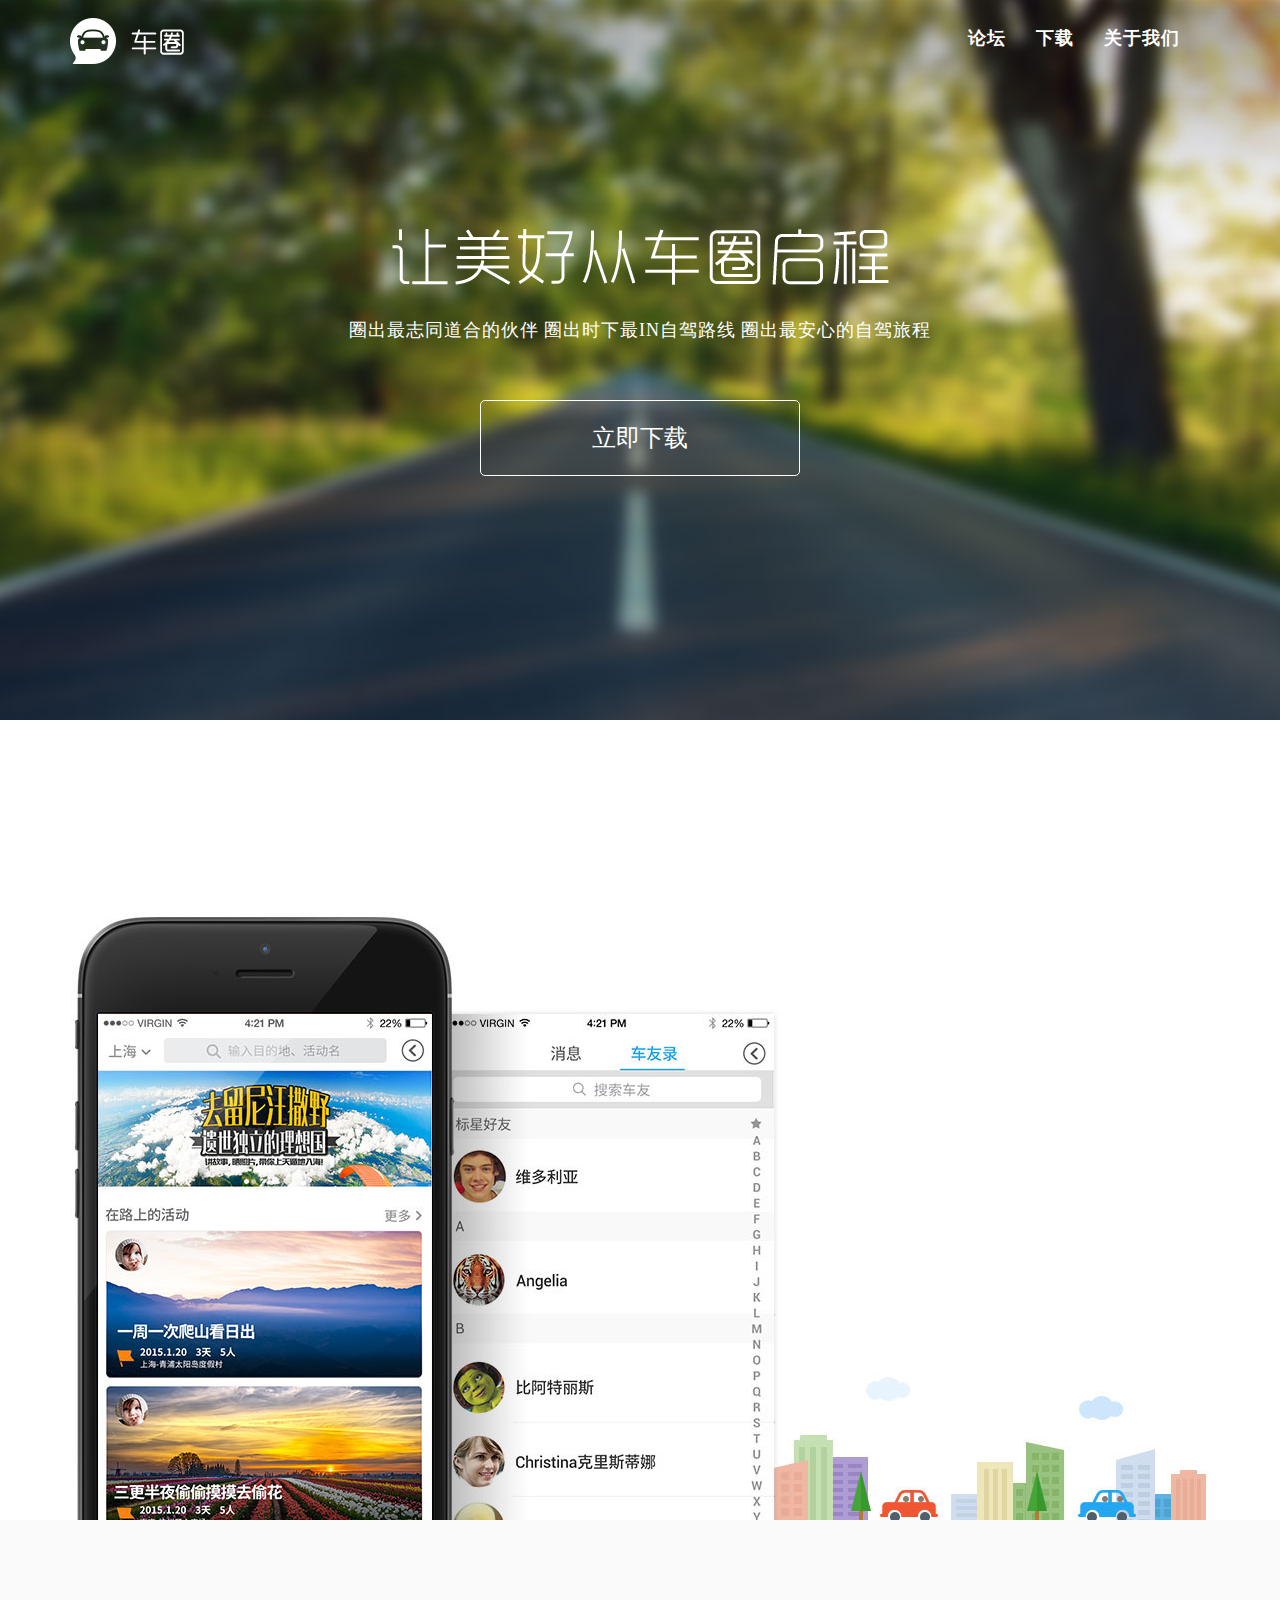
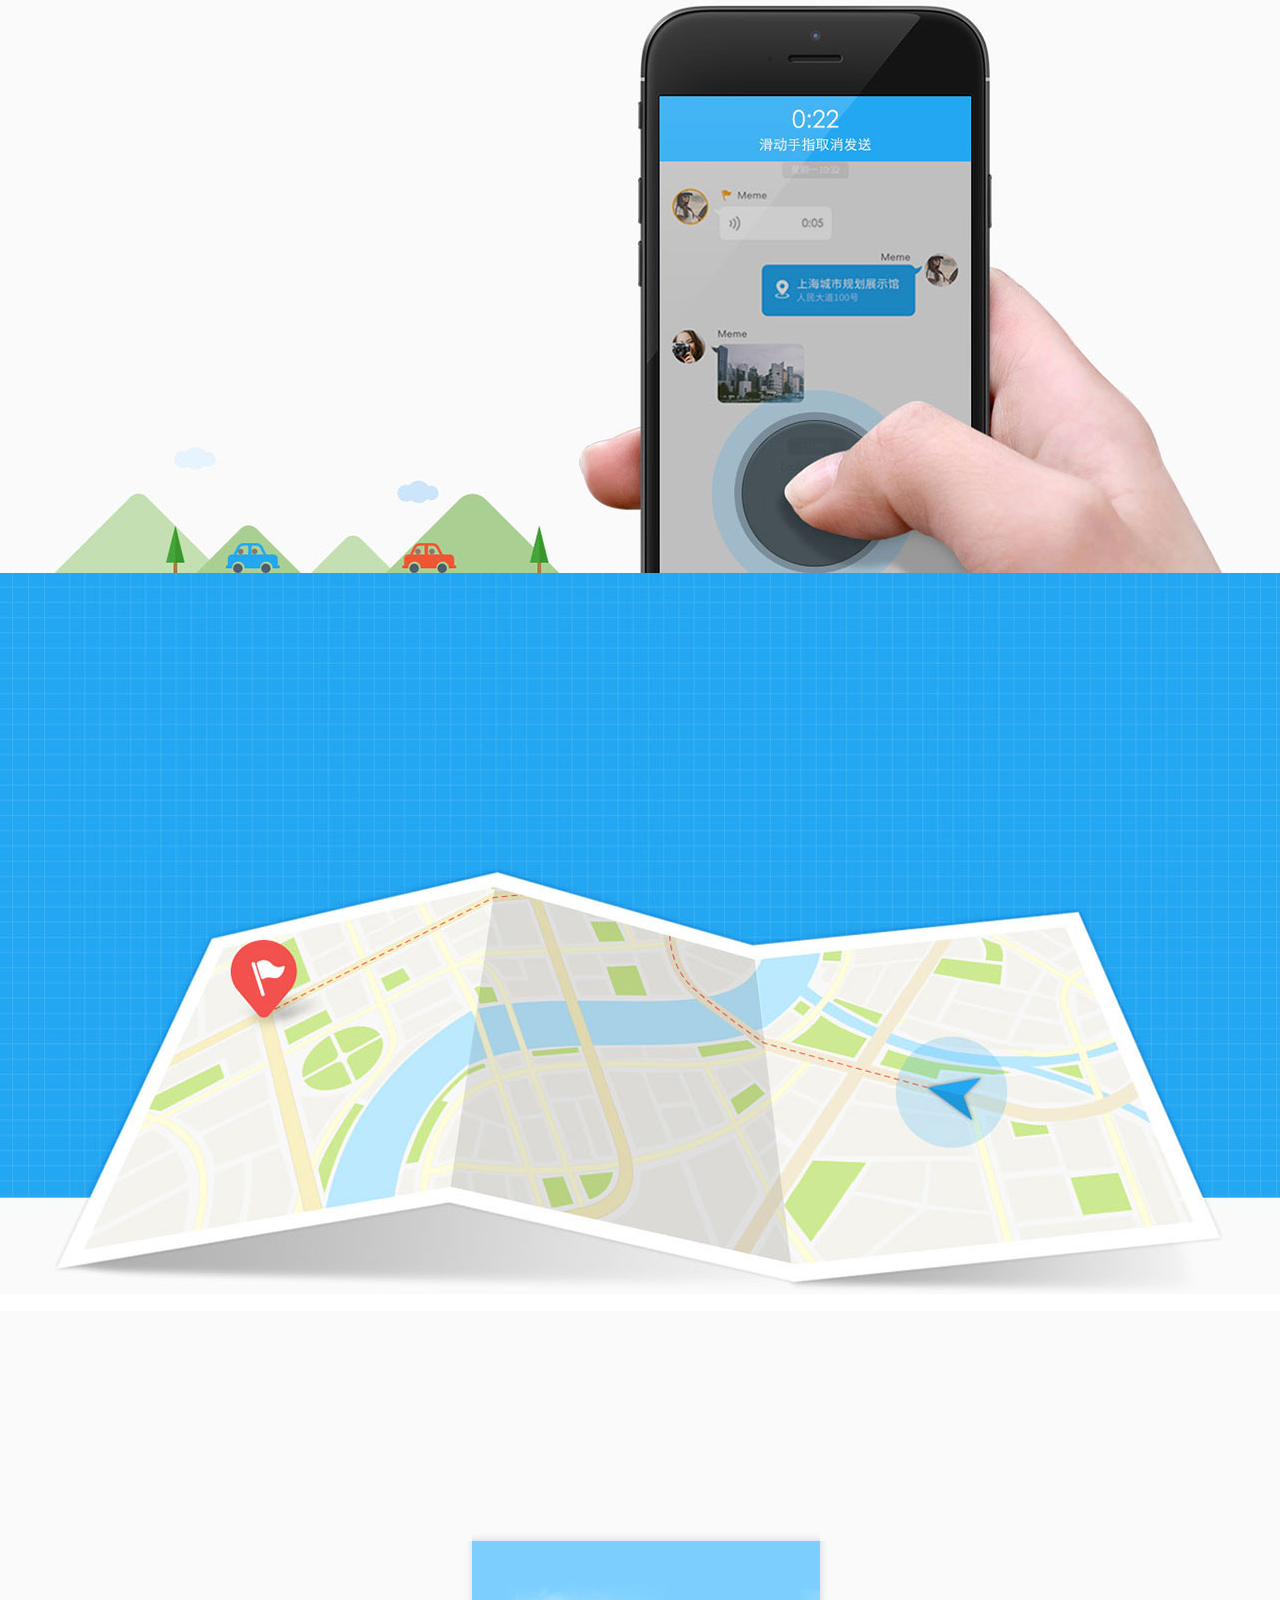
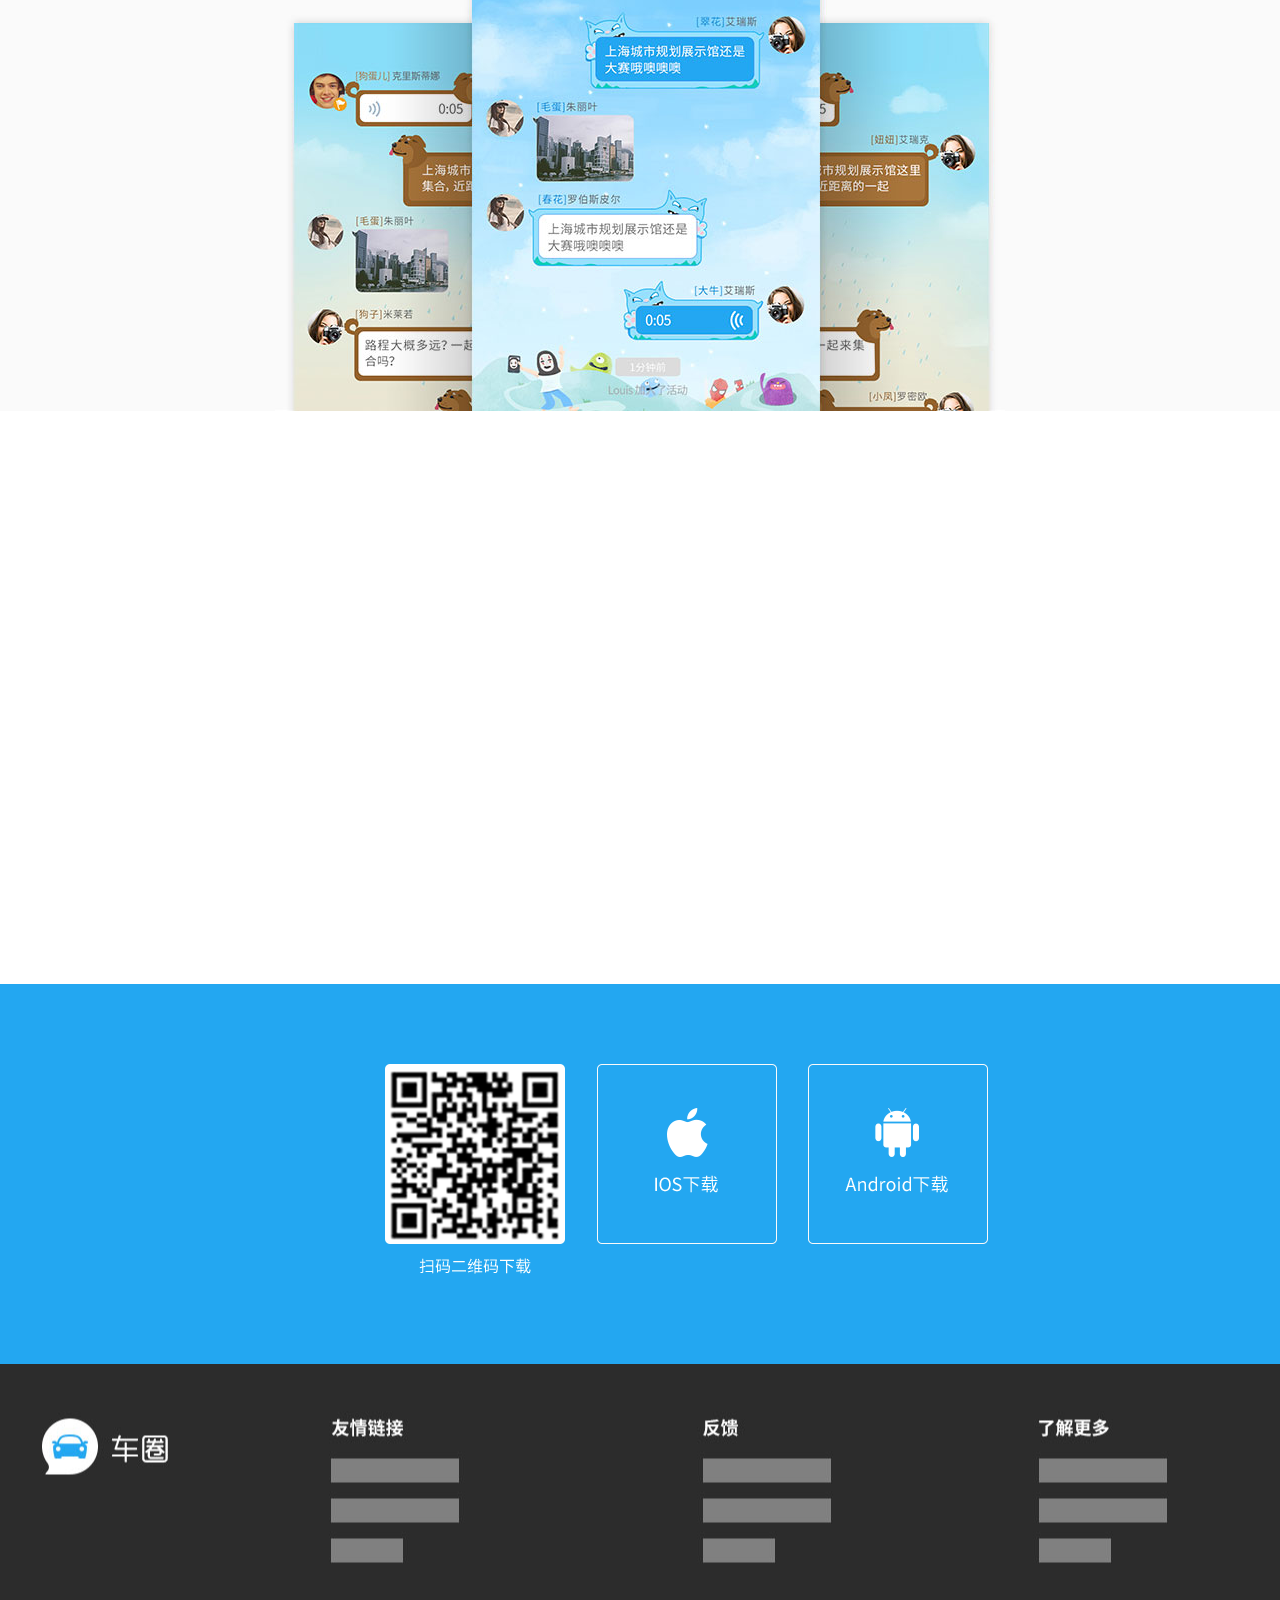
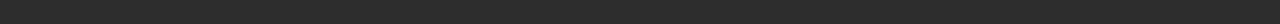
<file: html/index.html>
<!DOCTYPE html>
<html>

<head>
    <meta charset="utf-8">
    <meta name="viewport" content="width=device-width, initial-scale=1.0">
    <meta name="description" content="">
    <meta name="author" content="">

    <title>车圈</title>

    <!-- Bootstrap Core CSS -->
    <link href="css/bootstrap.min.css" rel="stylesheet" type="text/css">

    <!-- Fonts -->
    <link href="font-awesome/css/font-awesome.min.css" rel="stylesheet" type="text/css">
	<link href="css/animate.css" rel="stylesheet" />
    <!-- Squad theme CSS -->
    <link href="css/style.css" rel="stylesheet">
	<link href="color/default.css" rel="stylesheet">
        <!-- Core JavaScript Files -->
    <script src="js/jquery.min.js"></script>
    <script src="js/bootstrap.min.js"></script>
    <script src="js/jquery.easing.min.js"></script>	
	<script src="js/jquery.scrollTo.js"></script>
	<script src="js/wow.min.js"></script>
    <!-- Custom Theme JavaScript -->
    <script src="js/custom.js"></script>

</head>

<body id="page-top" data-spy="scroll" data-target=".navbar-custom">
	<!-- Preloader -->
	<div id="preloader">
	  <div id="load"></div>
	</div>

	<!-- Section: intro -->
    <section id="intro" class="intro">
        <nav class="navbar navbar-custom " role="navigation">
            <div class="container">
                <div class="navbar-header page-scroll">
                    <button type="button" class="navbar-toggle" data-toggle="collapse" data-target=".navbar-main-collapse">
                        <i class="fa fa-bars"></i>
                    </button>
                    <a class="navbar-brand" href="index.html">
                        <img src="img/logo.png">
                    </a>
                </div>
    
                <!-- Collect the nav links, forms, and other content for toggling -->
                <div class="collapse navbar-collapse navbar-right navbar-main-collapse">
          <ul class="nav navbar-nav">
            <li><a href="">论坛</a></li>
            <li><a href="">下载</a></li>
            <li><a href="team.html">关于我们</a></li>
          </ul>
                </div>
                <!-- /.navbar-collapse -->
            </div>
            <!-- /.container -->
        </nav>
		<div class="slogan">
			<h2><img src="img/slogan.png"></h2>
			<h4>圈出最志同道合的伙伴   圈出时下最IN自驾路线   圈出最安心的自驾旅程</h4>
		</div>
		<div class="page-scroll">
			<a href="#download" class="btn btn-circle">
				立即下载
			</a>
		</div>
    </section>
	<!-- /Section: intro -->

	<!-- Section: yuezijia -->
    <section id="yuezijia" class="home-section text-right">
		
        <div class="container">
            <div class="row">
                <div class="yuezijia">
                    <div class="wow fadeInRight" data-wow-delay="0.8s">
                        <div class="title title01">
                            <h1>约自驾</h1>
                            <p>自驾没人陪？赶紧约起来！</p>
                        </div>
                    </div>
                </div>
            </div>
		</div>
	</section>
	<!-- /Section: yuezijia -->
    
    
    <!-- Section: yuyin -->
    <section id="yuyin" class="home-section text-left">
		<div class="bg-gray">
        <div class="container">
            <div class="row">
                <div class="yuyin">
                    <div class="wow fadeInLeft" data-wow-delay="0.8s">
                        <div class="title title02">
                            <h1>语音对讲</h1>
                            <p>手机变身对讲机  实时沟通更安全</p>
                        </div>
                    </div>
                </div>
            </div>
		</div>
        </div>
	</section>
	<!-- /Section: yuyin -->
    
    
   <!-- Section: lingdui -->
   <section id="lingdui" class="home-section text-center">
		<div class="lingdui_bg"> 
        
        <div class="container">
            <div class="row">
                <div class="lingdui">
                    <div class="wow fadeInUp" data-wow-delay="0.8s">
                        <div class="title title03">
                            <h1>领导定位</h1>
                            <p>跟丢了？不怕，随时定位</p>
                        </div>
                    </div>
                </div>
            </div>
		</div>
        </div>
	</section>
	<!-- /Section: lingdui -->
    
    
   <!-- Section: huaming -->
   <section id="huaming" class="home-section text-center">
        <div class="bg-gray">
        <div class="container">
            <div class="row">
                <div class="huaming">
                    <div class="wow fadeInUp" data-wow-delay="0.8s">
                        <div class="title title04">
                            <h1>花名册</h1>
                            <p>拥有花名，抛开所有包袱！</p>
                        </div>
                    </div>
                </div>
            </div>
		</div>
        </div>
	</section>
	<!-- /Section: huaming -->
    
    
    <!-- Section: comment -->
   <section id="comment" class="comment text-center">
        
        <div class="container">
            <div class="row">
                <div class="col-sm-6 col-md-5 col-md-offset-1">
                    <div class="wow fadeInLeft" data-wow-delay="0.2s">
                    <div class="comment-box">
                        <div class="col-sm-6 col-md-3">
                            <div class="avatar">
                                <img src="img/avatar1.png" alt="" />
                            </div>
                        </div>
                        <div class="col-sm-6 col-md-9">    
                            <div class="text-left">
                                <h5>Miss兔兔</h5>
                                <p>想自驾进藏这个想法很久了，苦于身边没有经验的人。在车圈里结识了经验丰富的朋友，带领自驾超安心，成为我人生中美好的回忆。</p>
                            </div>
                        </div>
                        
                    </div>
                    </div>
                </div>
                
                <div class="col-sm-6 col-md-5">
                    <div class="wow fadeInRight" data-wow-delay="0.2s">
                    <div class="comment-box">
                        <div class="col-sm-6 col-md-3">
                            <div class="avatar">
                                <img src="img/avatar2.png" alt="" />
                            </div>
                        </div>
                        <div class="col-sm-6 col-md-9">    
                            <div class="text-left">
                                <h5>风不会为你停留</h5>
                                <p>自驾无非就是吃吃吃嘛！驾龄四年，喜欢动物和美景，志趣相投的小伙伴加我车圈一起计划！</p>
                            </div>
                        </div>
                        
                    </div>
                    </div>
                </div>
                
            </div>
            <div class="row">
                <div class="col-sm-6 col-md-5 col-md-offset-1">
                    <div class="wow fadeInLeft" data-wow-delay="0.2s">
                    <div class="comment-box">
                        <div class="col-sm-6 col-md-3">
                            <div class="avatar">
                                <img src="img/avatar3.png" alt="" />
                            </div>
                        </div>
                        <div class="col-sm-6 col-md-9">    
                            <div class="text-left">
                                <h5>非情勿扰</h5>
                                <p>自驾一直都用对讲机，但领队开的远就完全失联，老掉队！车圈里有个功能可以实时对讲，还支持随时定位的，以后也不用烦恼会跟丢了。</p>
                            </div>
                        </div>
                        
                    </div>
                    </div>
                </div>
                <div class="col-sm-6 col-md-5">
                    <div class="wow fadeInRight" data-wow-delay="0.2s">
                    <div class="comment-box">
                        <div class="col-sm-6 col-md-3">
                            <div class="avatar">
                                <img src="img/avatar4.png" alt="" />
                            </div>
                        </div>
                        <div class="col-sm-6 col-md-9">    
                            <div class="text-left">
                                <h5>风不会为你停留</h5>
                                <p>自驾无非就是吃吃吃嘛！驾龄四年，喜欢动物和美景，志趣相投的小伙伴加我车圈一起计划！</p>
                            </div>
                        </div>
                        
                    </div>
                    </div>
                </div>
            </div>
            
		</div>
	</section>
	<!-- /Section: comment -->
    
    
    <!-- Section: download -->
   <section id="download" class="download text-center">
   		<div class="container">
            <div class="col-md-7 col-md-offset-3">
                <div class="col-sm-4 col-md-4">
                	<div><img src="img/2code.png"></div>
                </div>
                <div class="col-sm-4 col-md-4">
                	<a class="ios" href=""></a>
                </div>
                <div class="col-sm-4 col-md-4">
                	<a class="android" href=""></a>
                </div>
            </div>
        </div>
	</section>
	<!-- /Section: download -->
	


	<footer>
	</footer>



</body>

</html>
</file>
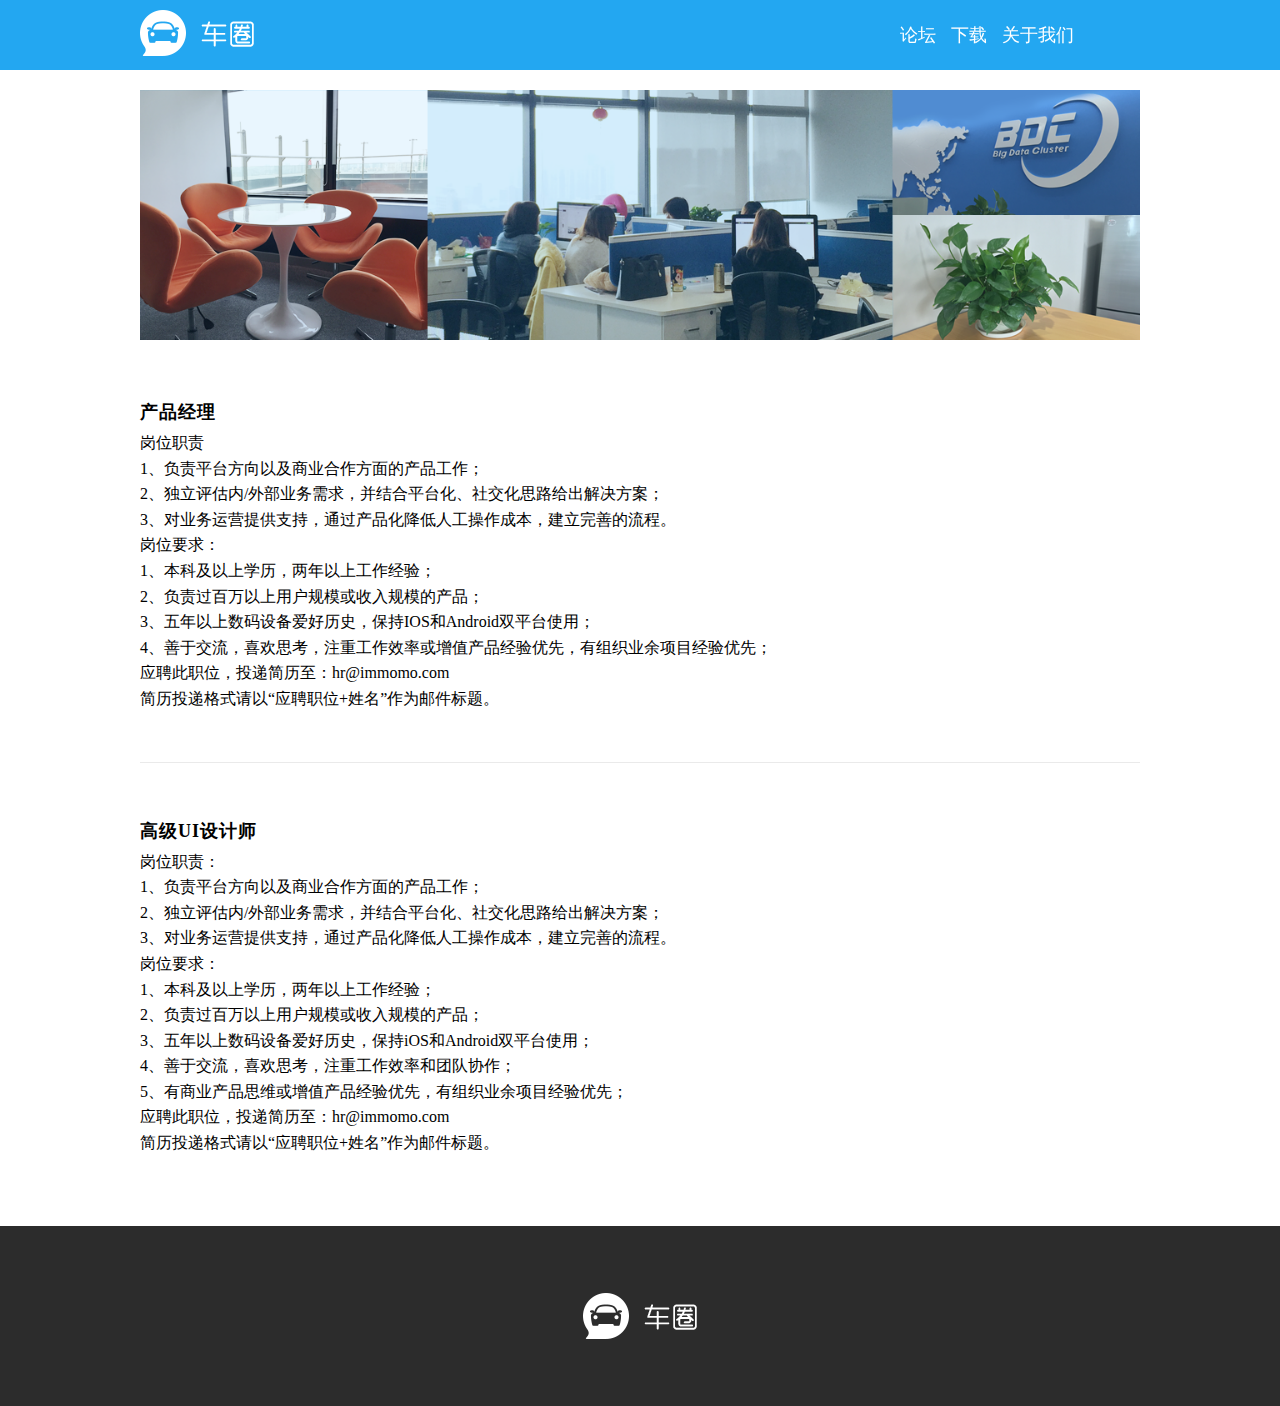
<file: app/join-us.html>
<!DOCTYPE html>
<html lang="en">
<head>
  <meta charset="utf-8">
  <title>车圈</title>
  <meta http-equiv="X-UA-Compatible" content="IE=edge">
  <!-- Link Swiper's CSS -->
  <link rel="stylesheet" href="css/normalize.css">
  <link rel="stylesheet" href="css/join-us.css">

  <!--[if lt IE 9]>
  <script src="http://cdn.bootcss.com/html5shiv/3.7.2/html5shiv.min.js"></script>
  <![endif]-->
</head>
<body>
  <nav>
    <section>
      <a class="logo" href="index.html"></a>
      <ul>
        <li><a href="">论坛</a></li>
        <li><a href="">下载</a></li>
        <li><a href="team.html">关于我们</a></li>
      </ul>
    </section>
  </nav>
  
  <div class="content">
    <img src="images/work.png" alt="work">
    <div class="position border-bottom">
      <h3>产品经理</h3>

      <h4>岗位职责</h4>
      <h4>1、负责平台方向以及商业合作方面的产品工作；</h4>
      <h4>2、独立评估内/外部业务需求，并结合平台化、社交化思路给出解决方案；</h4>
      <h4>3、对业务运营提供支持，通过产品化降低人工操作成本，建立完善的流程。</h4>
      <h4>岗位要求：</h4>
      <h4>1、本科及以上学历，两年以上工作经验；</h4>
      <h4>2、负责过百万以上用户规模或收入规模的产品；</h4>
      <h4>3、五年以上数码设备爱好历史，保持IOS和Android双平台使用；</h4>
      <h4>4、善于交流，喜欢思考，注重工作效率或增值产品经验优先，有组织业余项目经验优先；</h4>
      <h4>应聘此职位，投递简历至：hr@immomo.com</h4>
      <h4>简历投递格式请以“应聘职位+姓名”作为邮件标题。</h4>
    </div>

    <div class="position">
      <h3>高级UI设计师</h3>

      <h4>岗位职责：</h4>
      <h4>1、负责平台方向以及商业合作方面的产品工作；</h4>
      <h4>2、独立评估内/外部业务需求，并结合平台化、社交化思路给出解决方案；</h4>
      <h4>3、对业务运营提供支持，通过产品化降低人工操作成本，建立完善的流程。</h4>
      <h4>岗位要求：</h4>
      <h4>1、本科及以上学历，两年以上工作经验；</h4>
      <h4>2、负责过百万以上用户规模或收入规模的产品；</h4>
      <h4>3、五年以上数码设备爱好历史，保持iOS和Android双平台使用；</h4>
      <h4>4、善于交流，喜欢思考，注重工作效率和团队协作；</h4>
      <h4>5、有商业产品思维或增值产品经验优先，有组织业余项目经验优先；</h4>
      <h4>应聘此职位，投递简历至：hr@immomo.com </h4>
      <h4>简历投递格式请以“应聘职位+姓名”作为邮件标题。</h4>
    </div>
  </div>

  <footer>
  </footer>
</body>
</html>
</file>
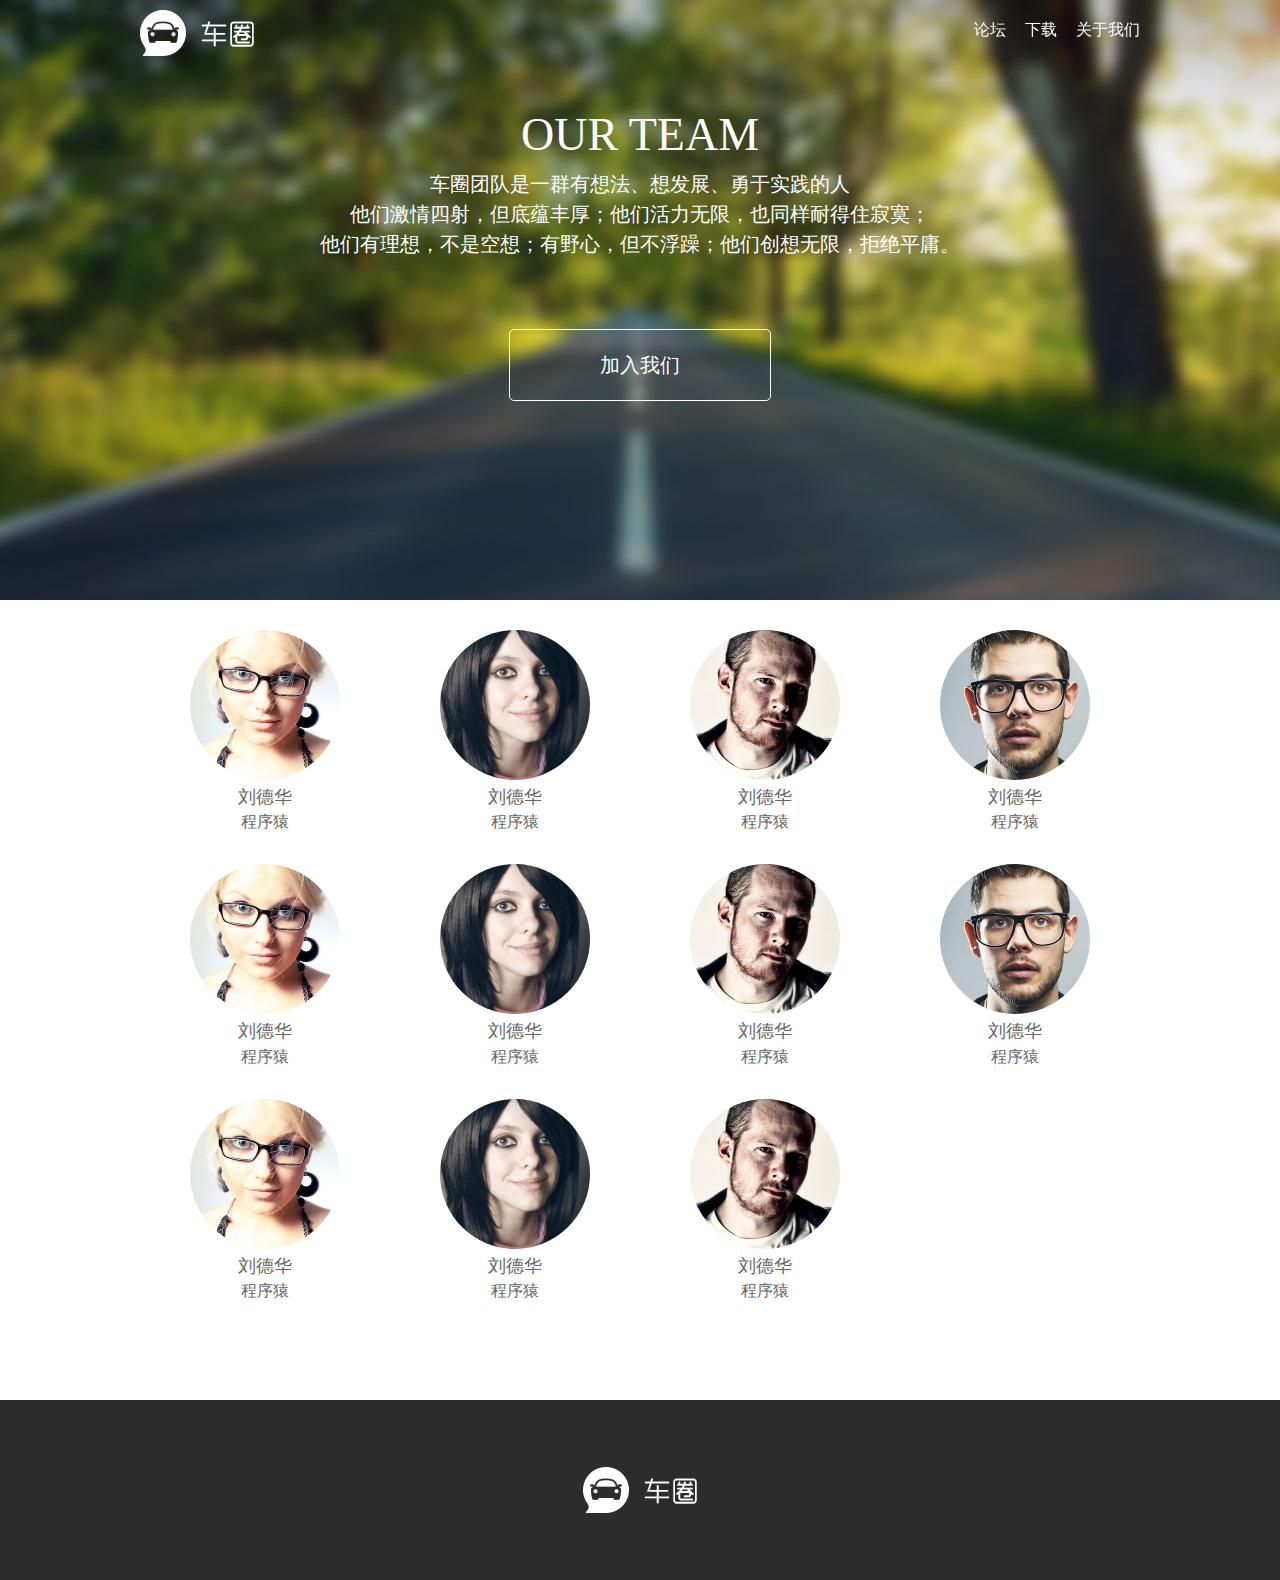
<file: app/team.html>
<!DOCTYPE html>
<html lang="en">
<head>
  <meta charset="UTF-8">
  <meta http-equiv="X-UA-Compatible" content="IE=edge">
  <title>车圈</title>
  <link rel="stylesheet" href="./css/normalize.css">
	<link rel="stylesheet" href="./css/animate.css">
  <link rel="stylesheet" href="./css/index.css">
  <link rel="stylesheet" href="./css/team.css">

  <!--[if lt IE 9]>
  <script src="http://cdn.bootcss.com/html5shiv/3.7.2/html5shiv.min.js"></script>
  <![endif]-->
</head>
<body class="team">
  <header>
    <section>
      <nav>
        <div class="content">
          <a class="logo" href="index.html">首页</a>

          <ul>
            <li><a href="">论坛</a></li>
            <li><a data-link="links">下载</a></li>
            <li><a href="team.html">关于我们</a></li>
          </ul>
        </div>
      </nav>

      <p class="title">
       	OUR TEAM
      </p>
      <p>车圈团队是一群有想法、想发展、勇于实践的人</p>
			<p>他们激情四射，但底蕴丰厚；他们活力无限，也同样耐得住寂寞；</p>
			<p>他们有理想，不是空想；有野心，但不浮躁；他们创想无限，拒绝平庸。</p>

      <a class="download" href="join-us.html">加入我们</a>
    </section>  
  </header>
  
  <main>
		<div class="header-img animated fadeIn">
			<img src="./images/team/1.jpg" alt="头像">
			<p>刘德华</p>
			<span>程序猿</span>
		</div>
    <div class="header-img animated fadeIn">
      <img src="./images/team/2.jpg" alt="头像">
      <p>刘德华</p>
      <span>程序猿</span>
    </div>
    <div class="header-img animated fadeIn">
      <img src="./images/team/3.jpg" alt="头像">
      <p>刘德华</p>
      <span>程序猿</span>
    </div>
    <div class="header-img animated fadeIn">
      <img src="./images/team/4.jpg" alt="头像">
      <p>刘德华</p>
      <span>程序猿</span>
    </div>
    <div class="header-img animated fadeIn">
      <img src="./images/team/1.jpg" alt="头像">
      <p>刘德华</p>
      <span>程序猿</span>
    </div>
    <div class="header-img animated fadeIn">
      <img src="./images/team/2.jpg" alt="头像">
      <p>刘德华</p>
      <span>程序猿</span>
    </div>
    <div class="header-img animated fadeIn">
      <img src="./images/team/3.jpg" alt="头像">
      <p>刘德华</p>
      <span>程序猿</span>
    </div>
    <div class="header-img animated fadeIn">
      <img src="./images/team/4.jpg" alt="头像">
      <p>刘德华</p>
      <span>程序猿</span>
    </div>
    <div class="header-img animated fadeIn">
      <img src="./images/team/1.jpg" alt="头像">
      <p>刘德华</p>
      <span>程序猿</span>
    </div>
    <div class="header-img animated fadeIn">
      <img src="./images/team/2.jpg" alt="头像">
      <p>刘德华</p>
      <span>程序猿</span>
    </div>
    <div class="header-img animated fadeIn">
      <img src="./images/team/3.jpg" alt="头像">
      <p>刘德华</p>
      <span>程序猿</span>
    </div>
  </main>

  <footer>
  </footer>
  <script src="./js/jquery-1.11.1.min.js"></script>
  <script src="./js/index.js"></script>
</body>
</html>
</file>
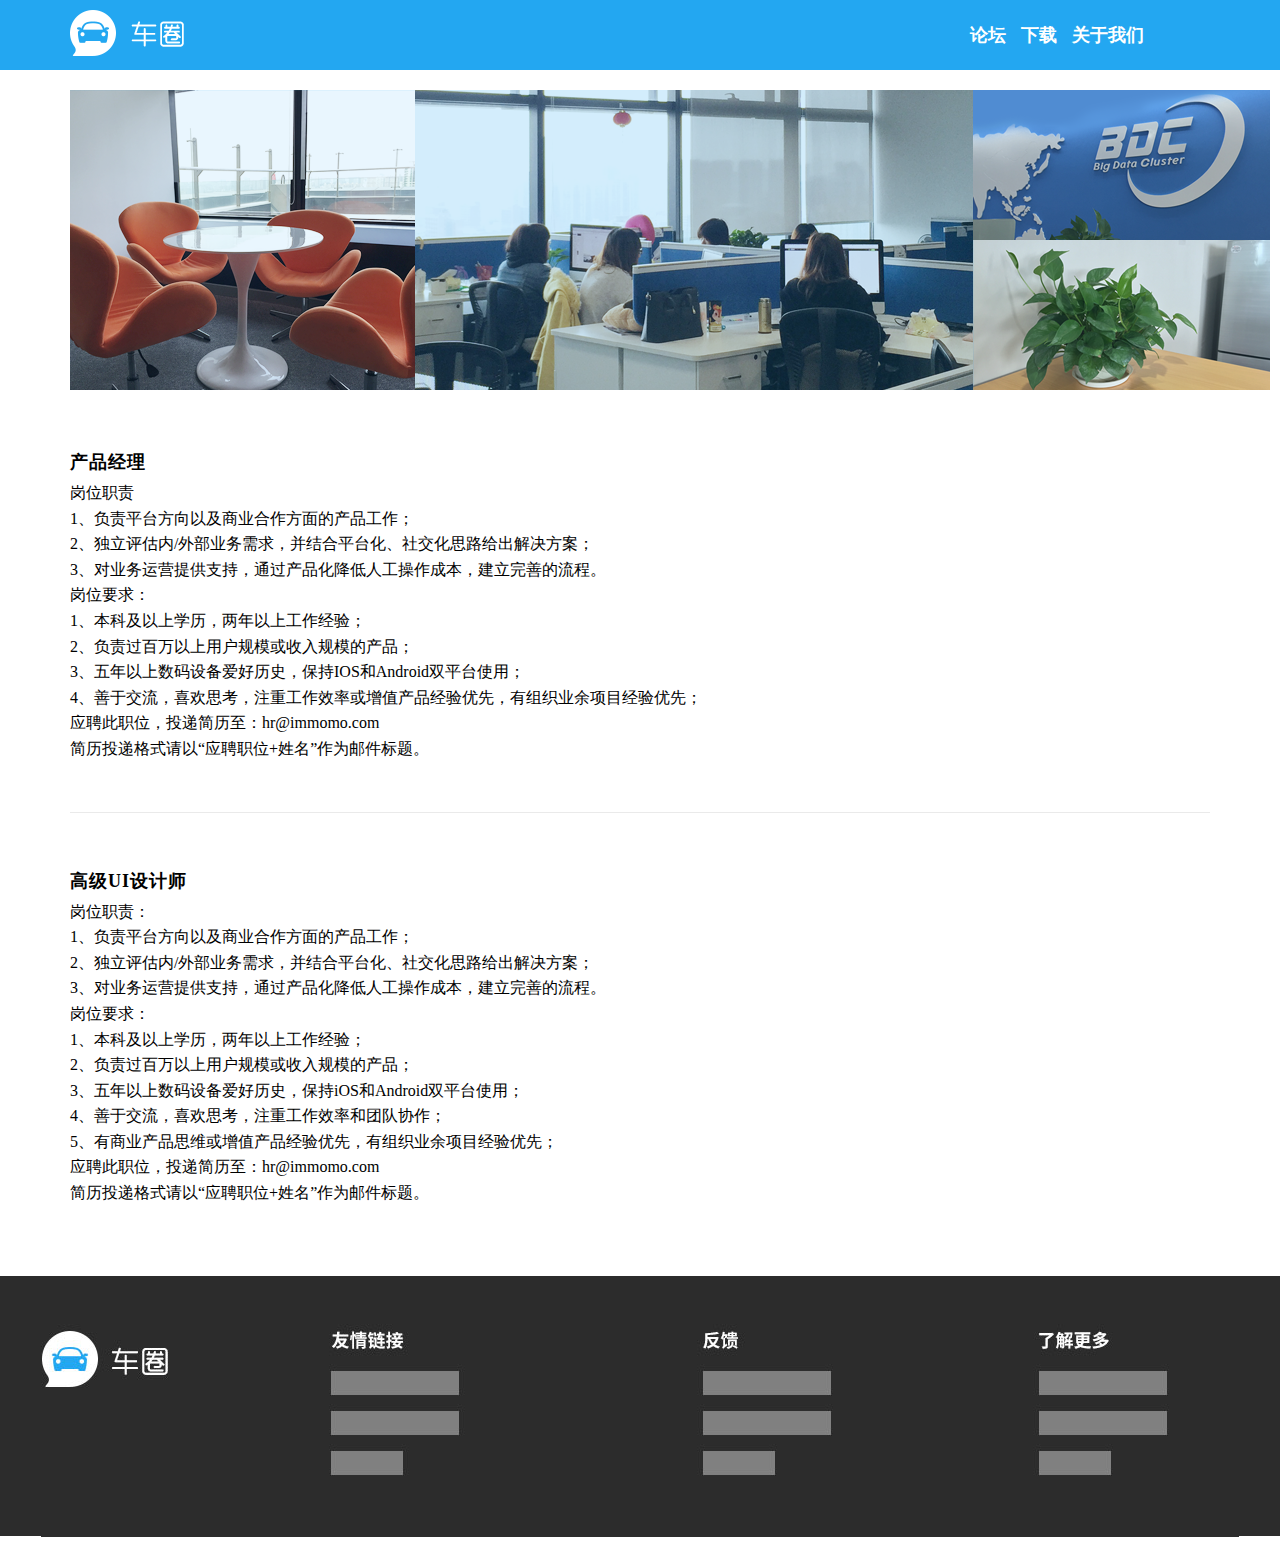
<file: demo/join-us.html>
<!DOCTYPE html>
<html lang="en">
<head>
  <meta charset="utf-8">
  <title>车圈</title>
  <meta http-equiv="X-UA-Compatible" content="IE=edge">
  <!-- Link Swiper's CSS -->
  <link rel="stylesheet" href="css/normalize.css">
  <link rel="stylesheet" href="css/join-us.css">
</head>
<body>
  <nav>
    <section>
      <a class="logo" href="index.html"></a>
      <ul>
        <li><a href="">论坛</a></li>
        <li><a href="">下载</a></li>
        <li><a href="team.html">关于我们</a></li>
      </ul>
    </section>
  </nav>
  
  <div class="content">
    <img src="images/work.png" alt="work">
    <div class="position border-bottom">
      <h3>产品经理</h3>

      <h4>岗位职责</h4>
      <h4>1、负责平台方向以及商业合作方面的产品工作；</h4>
      <h4>2、独立评估内/外部业务需求，并结合平台化、社交化思路给出解决方案；</h4>
      <h4>3、对业务运营提供支持，通过产品化降低人工操作成本，建立完善的流程。</h4>
      <h4>岗位要求：</h4>
      <h4>1、本科及以上学历，两年以上工作经验；</h4>
      <h4>2、负责过百万以上用户规模或收入规模的产品；</h4>
      <h4>3、五年以上数码设备爱好历史，保持IOS和Android双平台使用；</h4>
      <h4>4、善于交流，喜欢思考，注重工作效率或增值产品经验优先，有组织业余项目经验优先；</h4>
      <h4>应聘此职位，投递简历至：hr@immomo.com</h4>
      <h4>简历投递格式请以“应聘职位+姓名”作为邮件标题。</h4>
    </div>

    <div class="position">
      <h3>高级UI设计师</h3>

      <h4>岗位职责：</h4>
      <h4>1、负责平台方向以及商业合作方面的产品工作；</h4>
      <h4>2、独立评估内/外部业务需求，并结合平台化、社交化思路给出解决方案；</h4>
      <h4>3、对业务运营提供支持，通过产品化降低人工操作成本，建立完善的流程。</h4>
      <h4>岗位要求：</h4>
      <h4>1、本科及以上学历，两年以上工作经验；</h4>
      <h4>2、负责过百万以上用户规模或收入规模的产品；</h4>
      <h4>3、五年以上数码设备爱好历史，保持iOS和Android双平台使用；</h4>
      <h4>4、善于交流，喜欢思考，注重工作效率和团队协作；</h4>
      <h4>5、有商业产品思维或增值产品经验优先，有组织业余项目经验优先；</h4>
      <h4>应聘此职位，投递简历至：hr@immomo.com </h4>
      <h4>简历投递格式请以“应聘职位+姓名”作为邮件标题。</h4>
    </div>
  </div>

  <footer>
    <img src="images/footer.jpg" alt="footer">
  </footer>
</body>
</html>
</file>
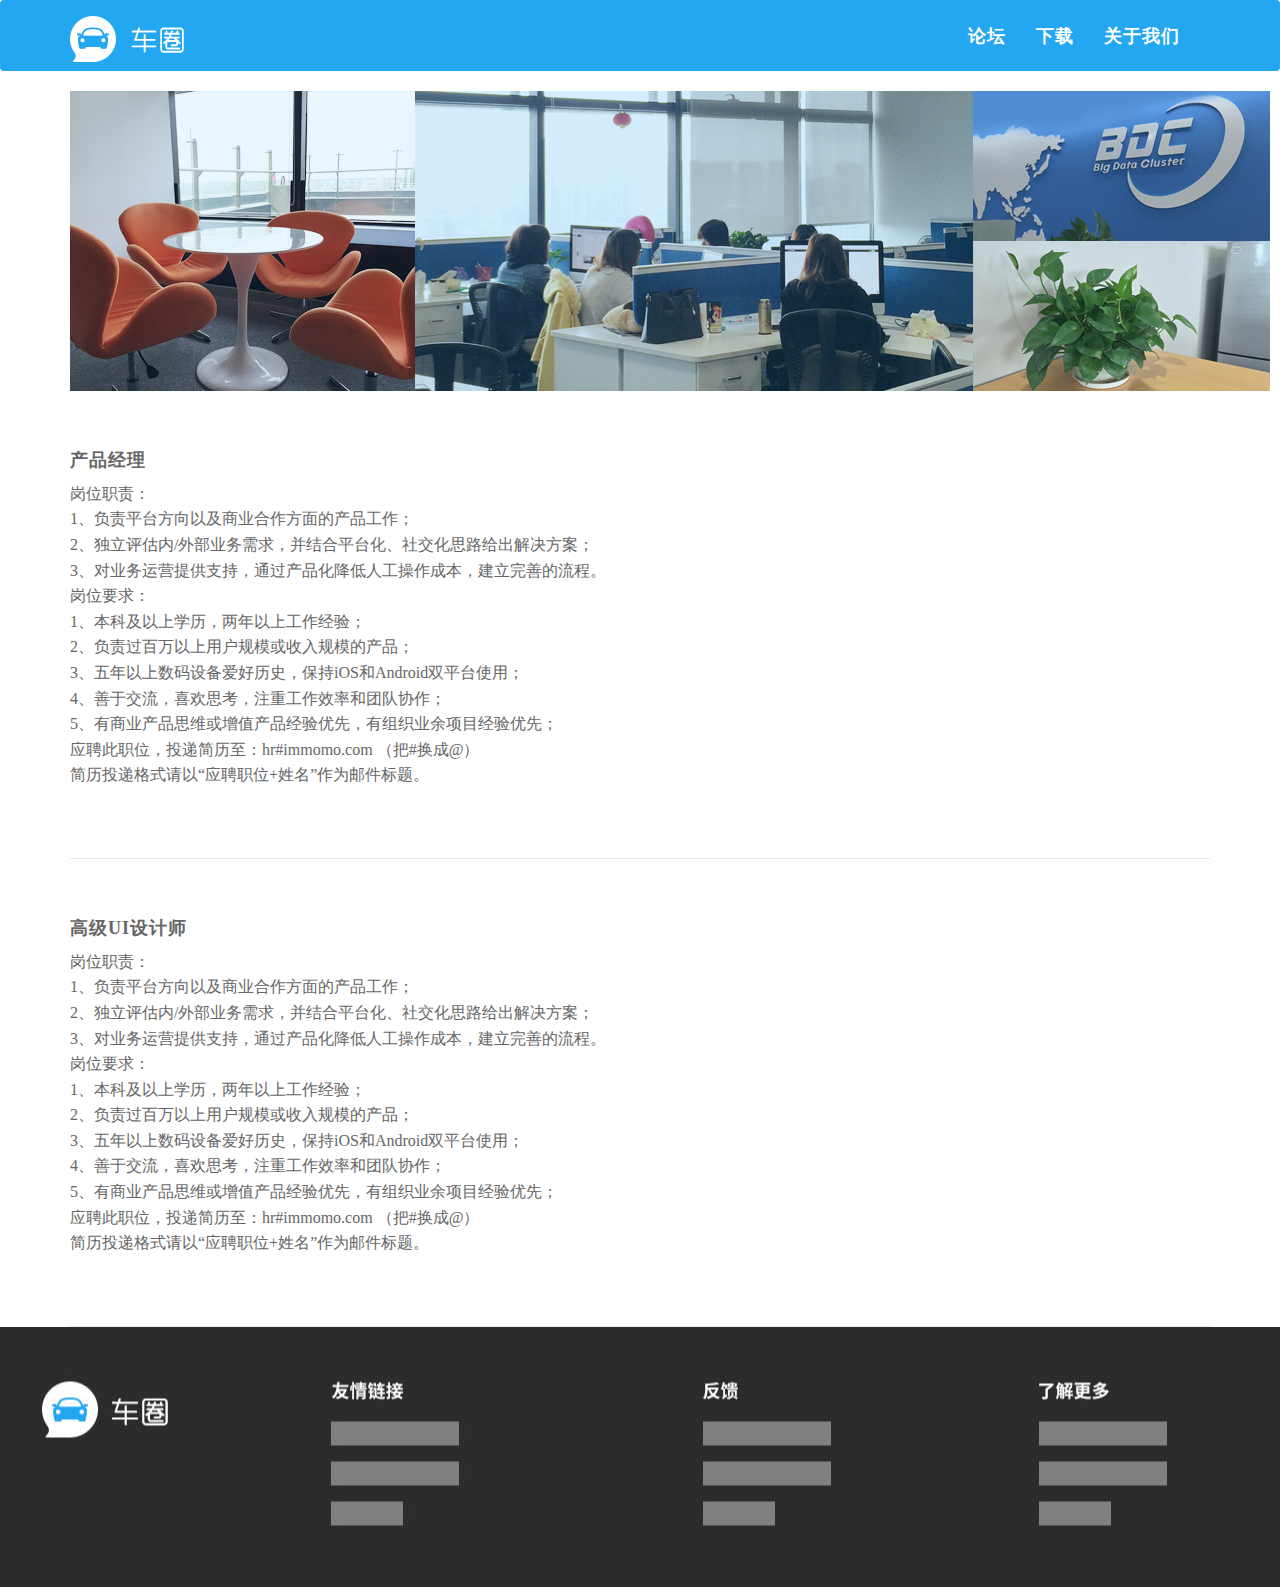
<file: html/join-us.html>
<!DOCTYPE html>
<html>

<head>
    <meta charset="utf-8">
    <meta name="viewport" content="width=device-width, initial-scale=1.0">
    <meta name="description" content="">
    <meta name="author" content="">

    <title>车圈</title>

    <!-- Bootstrap Core CSS -->
    <link href="css/bootstrap.min.css" rel="stylesheet" type="text/css">

    <!-- Fonts -->
    <link href="font-awesome/css/font-awesome.min.css" rel="stylesheet" type="text/css">
	<link href="css/animate.css" rel="stylesheet" />
    <!-- Squad theme CSS -->
    <link href="css/style.css" rel="stylesheet">
	<link href="color/default.css" rel="stylesheet">
        <!-- Core JavaScript Files -->
    <script src="js/jquery.min.js"></script>
    <script src="js/bootstrap.min.js"></script>
    <script src="js/jquery.easing.min.js"></script>	
	<script src="js/jquery.scrollTo.js"></script>
	<script src="js/wow.min.js"></script>
    <!-- Custom Theme JavaScript -->
    <script src="js/custom.js"></script>

</head>

<body id="page-top" data-spy="scroll" data-target=".navbar-custom">
	<!-- Preloader -->
	<div id="preloader">
	  <div id="load"></div>
	</div>

	<nav class="navbar navbar-custom  bg-blue" role="navigation">
        <div class="container">
            <div class="navbar-header page-scroll">
                <button type="button" class="navbar-toggle" data-toggle="collapse" data-target=".navbar-main-collapse">
                    <i class="fa fa-bars"></i>
                </button>
                <a class="navbar-brand" href="index.html">
                    <img src="img/logo.png">
                </a>
            </div>

            <!-- Collect the nav links, forms, and other content for toggling -->
            <div class="collapse navbar-collapse navbar-right navbar-main-collapse">
      <ul class="nav navbar-nav">
        <li><a href="">论坛</a></li>
        <li><a href="">下载</a></li>
        <li><a href="team.html">关于我们</a></li>
      </ul>
            </div>
            <!-- /.navbar-collapse -->
        </div>
        <!-- /.container -->
    </nav>
    
    <div class="work container"><img src="img/work.png"></div>
    
    <!-- Section: job -->
    <section id="job" class="text-left">
    	<div class="container">
        <div class="jobbox">
        	<h4>产品经理</h4>
			<p>岗位职责：<br/>
1、负责平台方向以及商业合作方面的产品工作；<br/>
2、独立评估内/外部业务需求，并结合平台化、社交化思路给出解决方案；<br/>
3、对业务运营提供支持，通过产品化降低人工操作成本，建立完善的流程。<br/>
岗位要求：<br/>
1、本科及以上学历，两年以上工作经验；<br/>
2、负责过百万以上用户规模或收入规模的产品；<br/>
3、五年以上数码设备爱好历史，保持iOS和Android双平台使用；<br/>
4、善于交流，喜欢思考，注重工作效率和团队协作；<br/>
5、有商业产品思维或增值产品经验优先，有组织业余项目经验优先；<br/>
应聘此职位，投递简历至：hr#immomo.com （把#换成@）<br/>
简历投递格式请以“应聘职位+姓名”作为邮件标题。</p>
        </div>
        <div class="jobbox">
        	<h4>高级UI设计师</h4>
			<p>岗位职责：<br/>
1、负责平台方向以及商业合作方面的产品工作；<br/>
2、独立评估内/外部业务需求，并结合平台化、社交化思路给出解决方案；<br/>
3、对业务运营提供支持，通过产品化降低人工操作成本，建立完善的流程。<br/>
岗位要求：<br/>
1、本科及以上学历，两年以上工作经验；<br/>
2、负责过百万以上用户规模或收入规模的产品；<br/>
3、五年以上数码设备爱好历史，保持iOS和Android双平台使用；<br/>
4、善于交流，喜欢思考，注重工作效率和团队协作；<br/>
5、有商业产品思维或增值产品经验优先，有组织业余项目经验优先；<br/>
应聘此职位，投递简历至：hr#immomo.com （把#换成@）<br/>
简历投递格式请以“应聘职位+姓名”作为邮件标题。</p>
        </div>
        
        </div><!--conntainer-->
    </section>



	<footer>
	</footer>



</body>

</html>
</file>
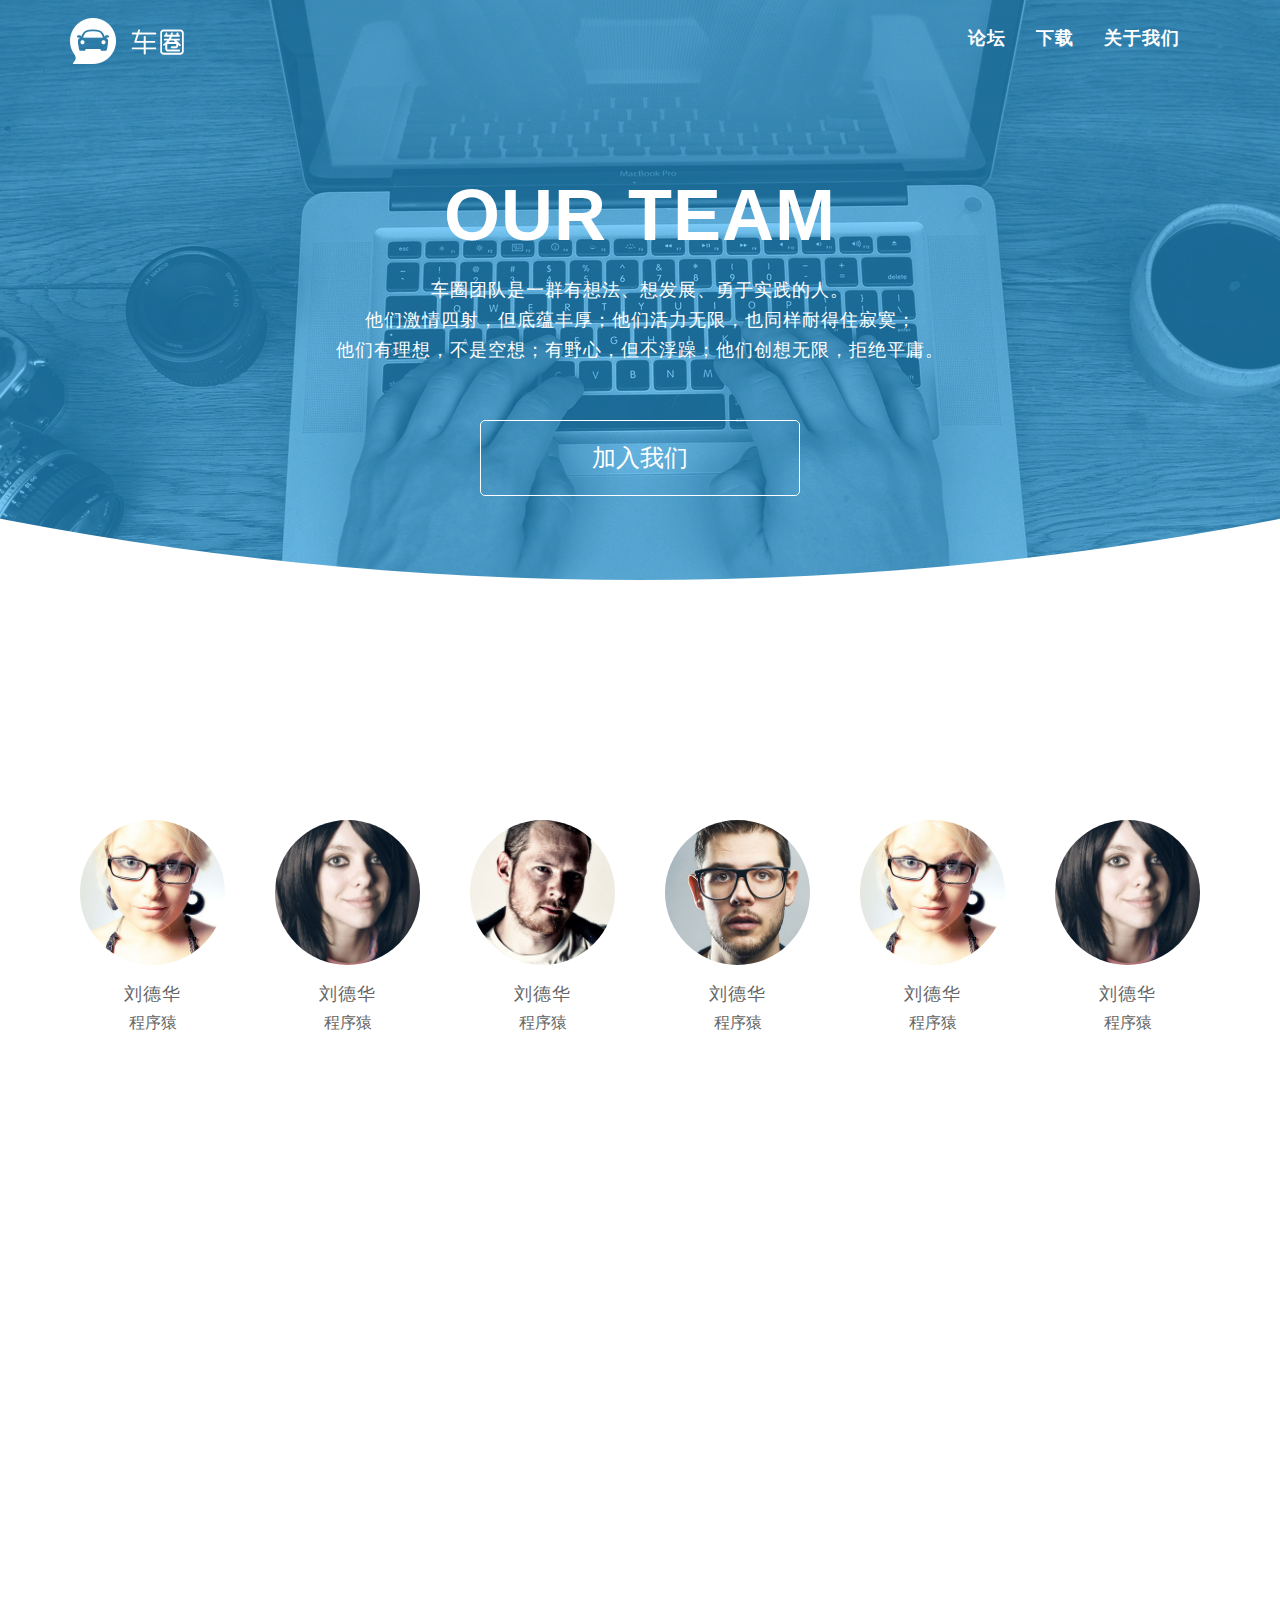
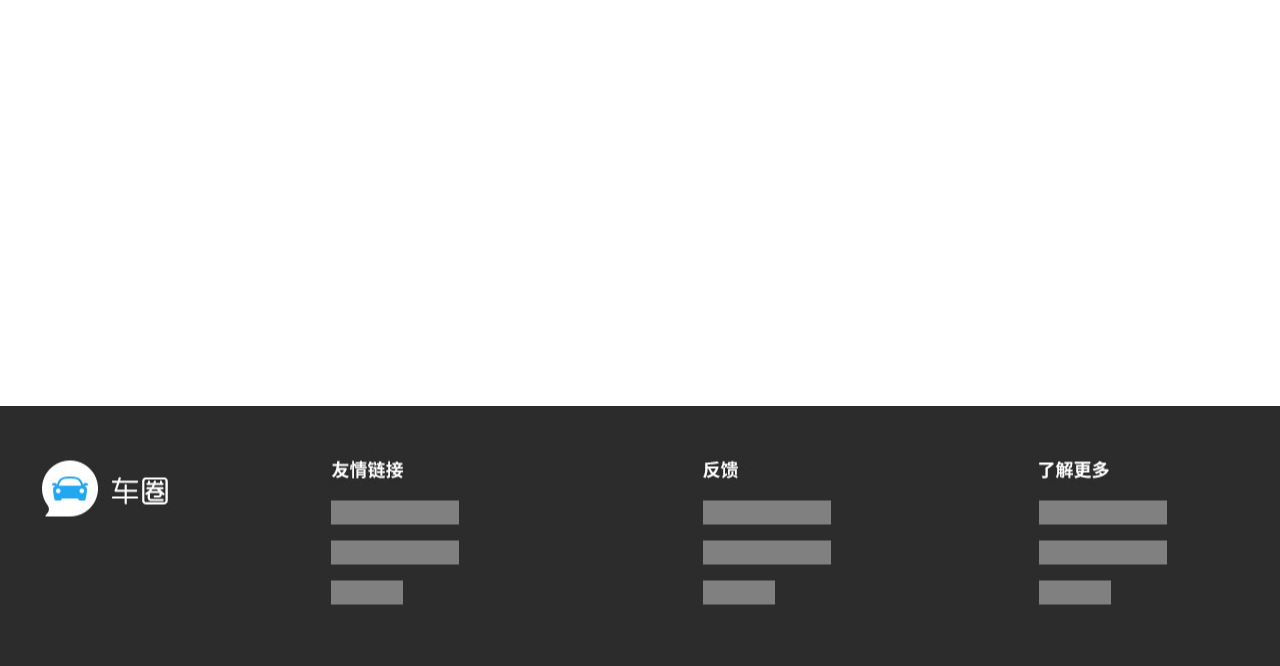
<file: html/team.html>
<!DOCTYPE html>
<html>

<head>
    <meta charset="utf-8">
    <meta name="viewport" content="width=device-width, initial-scale=1.0">
    <meta name="description" content="">
    <meta name="author" content="">

    <title>车圈</title>

    <!-- Bootstrap Core CSS -->
    <link href="css/bootstrap.min.css" rel="stylesheet" type="text/css">

    <!-- Fonts -->
    <link href="font-awesome/css/font-awesome.min.css" rel="stylesheet" type="text/css">
	<link href="css/animate.css" rel="stylesheet" />
    <!-- Squad theme CSS -->
    <link href="css/style.css" rel="stylesheet">
	<link href="color/default.css" rel="stylesheet">
        <!-- Core JavaScript Files -->
    <script src="js/jquery.min.js"></script>
    <script src="js/bootstrap.min.js"></script>
    <script src="js/jquery.easing.min.js"></script>	
	<script src="js/jquery.scrollTo.js"></script>
	<script src="js/wow.min.js"></script>
    <!-- Custom Theme JavaScript -->
    <script src="js/custom.js"></script>

</head>

<body id="page-top" data-spy="scroll" data-target=".navbar-custom">
	<!-- Preloader -->
	<div id="preloader">
	  <div id="load"></div>
	</div>

	<!-- Section: intro -->
    <section id="intro" class="intro intro_team">
        <nav class="navbar navbar-custom " role="navigation">
            <div class="container">
                <div class="navbar-header page-scroll">
                    <button type="button" class="navbar-toggle" data-toggle="collapse" data-target=".navbar-main-collapse">
                        <i class="fa fa-bars"></i>
                    </button>
                    <a class="navbar-brand" href="index.html">
                        <img src="img/logo.png">
                    </a>
                </div>
    
                <!-- Collect the nav links, forms, and other content for toggling -->
                <div class="collapse navbar-collapse navbar-right navbar-main-collapse">
          <ul class="nav navbar-nav">
            <li><a href="">论坛</a></li>
            <li><a href="">下载</a></li>
            <li><a href="team.html">关于我们</a></li>
          </ul>
                </div>
                <!-- /.navbar-collapse -->
            </div>
            <!-- /.container -->
        </nav>
		<div class="slogan">
			<h2>OUR TEAM</h2>
			<h4>车圈团队是一群有想法、想发展、勇于实践的人。<br/>
 他们激情四射，但底蕴丰厚；他们活力无限，也同样耐得住寂寞；<br/>
他们有理想，不是空想；有野心，但不浮躁；他们创想无限，拒绝平庸。</h4>
		</div>
		<div class="page-scroll">
			<a href="join-us.html" class="btn btn-circle">
				加入我们
			</a>
		</div>
    </section>
	<!-- /Section: intro -->

	<!-- Section: team -->
    <section id="team" class="team text-center">
		
        <div class="container">
            <div class="row">
            <div class="col-xs-6 col-sm-3 col-md-2">
				<div class="wow bounceInUp" data-wow-delay="0.2s">
                <div class="team">
                    <div class="inner">
                        <div class="avatar"><img src="img/team/1.jpg" alt="" class="img-responsive img-circle" /></div>
                        <h4>刘德华</h4>
                        <p class="subtitle">程序猿</p>
                    </div>
                </div>
				</div>
            </div>
            <div class="col-xs-6 col-sm-3 col-md-2">
				<div class="wow bounceInUp" data-wow-delay="0.4s">
                <div class="team">
                    <div class="inner">
                        <div class="avatar"><img src="img/team/2.jpg" alt="" class="img-responsive img-circle" /></div>
                        <h4>刘德华</h4>
                        <p class="subtitle">程序猿</p>
                    </div>
                </div>
				</div>
            </div>
            <div class="col-xs-6 col-sm-3 col-md-2">
				<div class="wow bounceInUp" data-wow-delay="0.6s">
                <div class="team">
                    <div class="inner">
                        <div class="avatar"><img src="img/team/3.jpg" alt="" class="img-responsive img-circle" /></div>
                        <h4>刘德华</h4>
                        <p class="subtitle">程序猿</p>
                    </div>
                </div>
				</div>
            </div>
            <div class="col-xs-6 col-sm-3 col-md-2">
				<div class="wow bounceInUp" data-wow-delay="0.8s">
                <div class="team">
                    <div class="inner">
                        <div class="avatar"><img src="img/team/4.jpg" alt="" class="img-responsive img-circle" /></div>
                        <h4>刘德华</h4>
                        <p class="subtitle">程序猿</p>
                    </div>
                </div>
				</div>
            </div>
            <div class="col-xs-6 col-sm-3 col-md-2">
				<div class="wow bounceInUp" data-wow-delay="1.0s">
                <div class="team">
                    <div class="inner">
                        <div class="avatar"><img src="img/team/1.jpg" alt="" class="img-responsive img-circle" /></div>
                        <h4>刘德华</h4>
                        <p class="subtitle">程序猿</p>
                    </div>
                </div>
				</div>
            </div>
            <div class="col-xs-6 col-sm-3 col-md-2">
				<div class="wow bounceInUp" data-wow-delay="1.2s">
                <div class="team">
                    <div class="inner">
                        <div class="avatar"><img src="img/team/2.jpg" alt="" class="img-responsive img-circle" /></div>
                        <h4>刘德华</h4>
                        <p class="subtitle">程序猿</p>
                    </div>
                </div>
				</div>
            </div>
            <div class="col-xs-6 col-sm-3 col-md-2">
				<div class="wow bounceInUp" data-wow-delay="1.4s">
                <div class="team">
                    <div class="inner">
                        <div class="avatar"><img src="img/team/3.jpg" alt="" class="img-responsive img-circle" /></div>
                        <h4>刘德华</h4>
                        <p class="subtitle">程序猿</p>
                    </div>
                </div>
				</div>
            </div>
            <div class="col-xs-6 col-sm-3 col-md-2">
				<div class="wow bounceInUp" data-wow-delay="1.6s">
                <div class="team">
                    <div class="inner">
                        <div class="avatar"><img src="img/team/4.jpg" alt="" class="img-responsive img-circle" /></div>
                        <h4>刘德华</h4>
                        <p class="subtitle">程序猿</p>
                    </div>
                </div>
				</div>
            </div>
            <div class="col-xs-6 col-sm-3 col-md-2">
				<div class="wow bounceInUp" data-wow-delay="1.8s">
                <div class="team">
                    <div class="inner">
                        <div class="avatar"><img src="img/team/1.jpg" alt="" class="img-responsive img-circle" /></div>
                        <h4>刘德华</h4>
                        <p class="subtitle">程序猿</p>
                    </div>
                </div>
				</div>
            </div>
            <div class="col-xs-6 col-sm-3 col-md-2">
				<div class="wow bounceInUp" data-wow-delay="2.0s">
                <div class="team">
                    <div class="inner">
                        <div class="avatar"><img src="img/team/2.jpg" alt="" class="img-responsive img-circle" /></div>
                        <h4>刘德华</h4>
                        <p class="subtitle">程序猿</p>
                    </div>
                </div>
				</div>
            </div>
            <div class="col-xs-6 col-sm-3 col-md-2">
				<div class="wow bounceInUp" data-wow-delay="2.2s">
                <div class="team">
                    <div class="inner">
                        <div class="avatar"><img src="img/team/3.jpg" alt="" class="img-responsive img-circle" /></div>
                        <h4>刘德华</h4>
                        <p class="subtitle">程序猿</p>
                    </div>
                </div>
				</div>
            </div>
            <div class="col-xs-6 col-sm-3 col-md-2">
				<div class="wow bounceInUp" data-wow-delay="2.4s">
                <div class="team">
                    <div class="inner">
                        <div class="avatar"><img src="img/team/4.jpg" alt="" class="img-responsive img-circle" /></div>
                        <h4>刘德华</h4>
                        <p class="subtitle">程序猿</p>
                    </div>
                </div>
				</div>
            </div>
            <div class="col-xs-6 col-sm-3 col-md-2">
				<div class="wow bounceInUp" data-wow-delay="0.2s">
                <div class="team">
                    <div class="inner">
                        <div class="avatar"><img src="img/team/1.jpg" alt="" class="img-responsive img-circle" /></div>
                        <h4>刘德华</h4>
                        <p class="subtitle">程序猿</p>
                    </div>
                </div>
				</div>
            </div>
            <div class="col-xs-6 col-sm-3 col-md-2">
				<div class="wow bounceInUp" data-wow-delay="0.4s">
                <div class="team">
                    <div class="inner">
                        <div class="avatar"><img src="img/team/2.jpg" alt="" class="img-responsive img-circle" /></div>
                        <h4>刘德华</h4>
                        <p class="subtitle">程序猿</p>
                    </div>
                </div>
				</div>
            </div>
            <div class="col-xs-6 col-sm-3 col-md-2">
				<div class="wow bounceInUp" data-wow-delay="0.6s">
                <div class="team">
                    <div class="inner">
                        <div class="avatar"><img src="img/team/3.jpg" alt="" class="img-responsive img-circle" /></div>
                        <h4>刘德华</h4>
                        <p class="subtitle">程序猿</p>
                    </div>
                </div>
				</div>
            </div>
            <div class="col-xs-6 col-sm-3 col-md-2">
				<div class="wow bounceInUp" data-wow-delay="0.8s">
                <div class="team">
                    <div class="inner">
                        <div class="avatar"><img src="img/team/4.jpg" alt="" class="img-responsive img-circle" /></div>
                        <h4>刘德华</h4>
                        <p class="subtitle">程序猿</p>
                    </div>
                </div>
				</div>
            </div>
		</div>
	</section>
	<!-- /Section: team -->
    
    
	


	<footer>
	</footer>



</body>

</html>
</file>
<file: html/css/style.css>
body {
    width: 100%;
    height: 100%;
    font-family: STXihei;
	
    color: #666;
    background-color: #fff;
}

html {
    width: 100%;
    height: 100%;
}

h1,
h2,
h3,
h4,
h5,
h6 {
    text-transform: uppercase;
    font-family: STXihei;
    letter-spacing: 1px;
}

p {
    margin: 0 0 20px;
    font-size: 16px;
    line-height: 1.6em;
}

p.lead {
	font-weight: 600;
}

a {
    color: #28c3ab;
    -webkit-transition: all .2s ease-in-out;
    -moz-transition: all .2s ease-in-out;
    transition: all .2s ease-in-out;
}

a:hover,
a:focus {
    text-decoration: none;
    color: #176e61;
}

.light {
    font-weight: 400;
}

.navbar {
    margin-bottom: 0;
    border-bottom: 1px solid rgba(255,255,255,.3);
	
}

.navbar-brand {
    font-weight: 700;
}
.navbar-brand {
  height: 40px;
  padding: 5px 15px;
  font-size: 18px;
  line-height: 1em;
}

.navbar-brand h1{
	color: #fff;
  font-size: 20px;
  line-height: 40px;
}

.navbar-brand:focus {
    outline: 0;
}


.navbar-custom.top-nav-collapse .nav.navbar-nav {
    background-color: rgba(0,0,0,0);
}


.navbar-custom ul.nav li a {
	font-size: 18px;
	letter-spacing: 1px;
    color: #fff;
	text-transform: uppercase;
	font-weight: 700;
}

.navbar-custom.top-nav-collapse ul.nav li a {
	    -webkit-transition: all .2s ease-in-out;
    -moz-transition: all .2s ease-in-out;
    transition: all .2s ease-in-out;
	color: #fff;
}

.navbar-custom ul.nav ul.dropdown-menu {
	  border-radius: 0;	
}

.navbar-custom ul.nav ul.dropdown-menu li {
	border-bottom: 1px solid #f5f5f5;

}

.navbar-custom ul.nav ul.dropdown-menu li:last-child{
	border-bottom: none;
}

.navbar-custom ul.nav ul.dropdown-menu li a {
	padding: 10px 20px;
}

.navbar-custom ul.nav ul.dropdown-menu li a:hover {
	background: #fefefe;
}

.navbar-custom.top-nav-collapse ul.nav ul.dropdown-menu li a {
	color: #666;
}

.navbar-custom .nav li a {
    -webkit-transition: background .3s ease-in-out;
    -moz-transition: background .3s ease-in-out;
    transition: background .3s ease-in-out;
}

.navbar-custom .nav li a:hover,
.navbar-custom .nav li a:focus,
.navbar-custom .nav li.active {
    outline: 0;
    background-color: rgba(255,255,255,.2);
}
.navbar-custom .nav li a:hover,
.navbar-custom .nav li a:focus,
.navbar-custom .nav li.active {
    outline: 0;
    background-color: rgba(255,255,255,.2);
}

.navbar-toggle {
    padding: 4px 6px;
    font-size: 14px;
    color: #fff;
}

.navbar-toggle:focus,
.navbar-toggle:active {
    outline: 0;
}


/* loader */
#preloader {
    background: #ffffff;
    bottom: 0;
    height: 100%;
    left: 0;
    position: fixed;
    right: 0;
    top: 0;
    width: 100%;
    z-index: 999;
}


#loaderInner {
    background:#ffffff url(../img/spinner.gif) center center no-repeat;
    height: 60px;
    left: 50%;
    margin: -50px 0 0 -50px;
    position: absolute;
    top: 50%;
    width: 60px;
}

@keyframes boxSpin{
  0%{
    transform: translate(-10px, 0px);
  }
  25%{
    transform: translate(10px, 10px);
  }
  50%{
    transform: translate(10px, -10px);
  }
  75%{
    transform: translate(-10px, -10px);
  }
  100%{
    transform: translate(-10px, 10px);
  }
}


@keyframes shadowSpin{
  0%{
    box-shadow: 10px -10px #39CCCC, -10px 10px #FFDC00;
  }
  25%{
    box-shadow: 10px 10px #39CCCC, -10px -10px #FFDC00;
  }
  50%{
    box-shadow: -10px 10px #39CCCC, 10px -10px #FFDC00;
  }
  75%{
    box-shadow: -10px -10px #39CCCC, 10px 10px #FFDC00;
  }
  100%{
    box-shadow: 10px -10px #39CCCC, -10px 10px #FFDC00;
  }
}

#load {
	z-index: 9999;
  background-color: #FF4136;
  opacity: 0.75;
  width: 10px;
  height: 10px;
  position: absolute;
  top: 50%;
  margin: -5px auto 0 auto;
  left: 0;
  right: 0;
  border-radius: 0px;
  border: 5px solid #FF4136;
  box-shadow: 10px 0px #39CCCC, 10px 0px #01FF70;
  animation: shadowSpin 1s ease-in-out infinite;
}

/* misc */
hr {
  margin-top: 10px;
}

/* margins */
.marginbot-0{margin-bottom:0 !important;}
.marginbot-10{margin-bottom:10px !important;}
.marginbot-20{margin-bottom:20px !important;}
.marginbot-30{margin-bottom:30px !important;}
.marginbot-40{margin-bottom:40px !important;}
.marginbot-50{margin-bottom:50px !important;}

/* ===========================
--- General sections
============================ */

.home-section {
    padding-top: 110px;
    padding-bottom: 110px;
	display:block;
    position:relative;
    z-index:120;
}


.section-heading h2 {
	font-size: 40px;
}
.section-heading i {
	margin-bottom: 20px;
}


/* --- section bg var --- */

.bg-white {
	background: #fff;
}

.bg-gray {
	background: #fafafa;
}


.bg-dark {
	background: #575757;
}



/* --- section color var --- */

.text-light {
	color: #fff;
}



/* ===========================
--- Intro
============================ */

.intro {
	width:100%;
	position:relative;
	
	background: url(../img/bg1.jpg) no-repeat top center;
}


#intro.intro {
	
}

.intro .slogan {
	text-align: center;
	padding:10% 0 0 0;
	
}

.intro h4{ margin:30px 0;}

.intro .page-scroll {
	text-align: center;
}

.brand-heading {
    font-size: 40px;
}

.intro-text {
    font-size: 18px;
}

.intro .slogan h2 {
	color: #FFF;
	text-shadow: none;
	font-size: 60px;
	line-height: 60px;
	font-weight: 700;
	font-family: Montserrat, sans-serif;
	background-color: rgba(0, 0, 0, 0);
	text-decoration: none;
	text-transform: uppercase;
	border-width: 0px;
	border-color: #000;
	border-style: none;
	text-shadow: -1px 0 1px #000;
}

.intro .slogan h4 {
	color: #fff;
	font-size:26px;
}



.intro_team{ background-image:url(../img/team/bg.png); }
.intro_team .slogan{padding:7% 0 0 0;}
.intro_team .slogan h2{ font-size:72px; text-shadow: none;}
.intro .slogan h4 {
	font-size:18px; line-height:30px;
}


/* ===========================
--- 约自驾
============================ */
.title h1{ font-size:60px;}
.title p{ font-size:24px;}

.yuezijia{ height:610px; background:url(../img/01.jpg) no-repeat top center; margin-top:-100px;}
.title01{ padding-top:238px; padding-right:85px;}


/* ===========================
--- 语音对讲
============================ */
#yuyin .bg-gray{ margin-top:-220px;}
.yuyin{ height:653px; background:url(../img/02.jpg) no-repeat top center; }
.title02{ padding-top:250px; padding-left:60px;}


/* ===========================
--- 领导位置
============================ */
.lingdui_bg{ background:url(../img/03_bg.jpg) repeat-x; margin-top:-220px;}
.lingdui{ height:738px; background:url(../img/03.jpg) no-repeat top center; }
.title03{ color:#fff; padding-top:80px;}


/* ===========================
--- 花名册
============================ */
#huaming .bg-gray{ margin-top:-220px;}
.huaming{ height:700px; background:url(../img/04.jpg) no-repeat bottom center; }
.title04{ padding-top:40px;}


/* ===========================
--- 首页评论
============================ */
.comment{margin-top:-100px;}
.comment-box{ margin-top:80px;}
.comment-box h5{ font-size:20px;}
.comment-box p{ font-size:14px; padding-right:50px;}


/* ===========================
--- 下载
============================ */
.download{ margin-top:100px; height:380px; padding:80px 0; background:#23a7f1;}
.download a{ display:block; height:180px; width:180px; }
.download a.ios{background:url(../img/iOS.png) no-repeat center;}
.download a.ios:hover{ background-image:url(../img/iOS_on.png);}
.download a.android{background:url(../img/android.png) no-repeat center;}
.download a.android:hover{ background-image:url(../img/android_on.png);}


/* ===========================
--- Team
============================ */
.team{ margin-top:-40px;}
.team .avatar{ padding:0 10px;}
.team h4{ margin:20px 0 5px;}
.team .inner{ margin-bottom:80px;}
.team .row{ margin-bottom:380px;}



/* ===========================
--- work
============================ */
.work{ margin-top:20px;}
.jobbox{ border-bottom:1px solid #eaeaea; padding:50px 0;}
.jobbox h4{ font-weight:bold;}



/* ===========================
--- Footer
============================ */

footer { height:260px; background:url(../img/footer.jpg) no-repeat center #2c2c2c;
	
}


/* ==========================
Parallax
============================= */

#parallax1{	
	background-image: url(../img/parallax/1.jpg);
}

#parallax1:after {	
	background-image: url([data-uri]);
	content: "";
	position: absolute;
	bottom: 0;
	left: 0;
	right: 0;
	top: 0;
	opacity: 0.7;
	z-index: -1;
}


#parallax2{	
	background-image: url(../img/parallax/2.jpg);

}

#parallax2:after  {	
	background-image: url([data-uri]);
	content: "";
	position: absolute;
	bottom: 0;
	left: 0;
	right: 0;
	top: 0;
	opacity: 0.7;
	z-index: -1;
}


/* ===========================
--- Elements
============================ */

.btn {
	border-radius: 0;
    text-transform: uppercase;
    font-family: STXihei;
    font-weight: 400;
    -webkit-transition: all .3s ease-in-out;
    -moz-transition: all .3s ease-in-out;
    transition: all .3s ease-in-out;
}


.btn-circle {
    width: 320px;
	padding:20px 0;
    margin-top: 25px;
    border: 1px solid #fff;
    border-radius: 5px;
    font-size: 24px;
    color: #fff;
    background: 0 0;
    -webkit-transition: background .3s ease-in-out;
    -moz-transition: background .3s ease-in-out;
    transition: background .3s ease-in-out;
}

.btn-circle.btn-dark {
    border: 2px solid #666;
    color: #666;
}


.btn-circle:hover,
.btn-circle:focus {
    outline: 0;
    color: #fff;
    background: rgba(255,255,255,.1);
}

.btn-circle.btn-dark :hover,
.btn-circle.btn-dark :focus {
    outline: 0;
    color: #999;
    background: #fff;
}

.btn-circle.btn-dark :hover i,
.btn-circle.btn-dark :focus i{
    color: #999;
}

.page-scroll .btn-circle i.animated {
    -webkit-transition-property: -webkit-transform;
    -webkit-transition-duration: 1s;
    -moz-transition-property: -moz-transform;
    -moz-transition-duration: 1s;
}

.page-scroll .btn-circle:hover i.animated {
    -webkit-animation-name: pulse;
    -moz-animation-name: pulse;
    -webkit-animation-duration: 1.5s;
    -moz-animation-duration: 1.5s;
    -webkit-animation-iteration-count: infinite;
    -moz-animation-iteration-count: infinite;
    -webkit-animation-timing-function: linear;
    -moz-animation-timing-function: linear;
}

@-webkit-keyframes pulse {    
    0 {
        -webkit-transform: scale(1);
        transform: scale(1);
    }

    50% {
        -webkit-transform: scale(1.2);
        transform: scale(1.2);
    }

    100% {
        -webkit-transform: scale(1);
        transform: scale(1);
    }
}

@-moz-keyframes pulse {    
    0 {
        -moz-transform: scale(1);
        transform: scale(1);
    }

    50% {
        -moz-transform: scale(1.2);
        transform: scale(1.2);
    }

    100% {
        -moz-transform: scale(1);
        transform: scale(1);
    }
}


#text {
    color: #fff;
    background: #ffcc00;
}

#map {
	height: 500px;
}


.btn-skin:hover,
.btn-skin:focus,
.btn-skin:active,
.btn-skin.active {
  color: #fff;
  background-color: #666;
  border-color: #666;
}


.btn-default:hover,
.btn-default:focus {
    border: 1px solid #28c3ab;
    outline: 0;
    color: #000;
    background-color: #28c3ab;
}

.btn-huge {
    padding: 25px;
    font-size: 26px;
}

.banner-social-buttons {
    margin-top: 0;
}


/* Media queries */

@media(min-width:767px) {

    .navbar {
        padding: 12px 0;
        border-bottom: 0;
        letter-spacing: 1px;
        background: 0 0;
        -webkit-transition: background .5s ease-in-out,padding .5s ease-in-out;
        -moz-transition: background .5s ease-in-out,padding .5s ease-in-out;
        transition: background .5s ease-in-out,padding .5s ease-in-out;
    }

    .top-nav-collapse {
        padding: 0;
        background-color: #000;
    }

    .navbar-custom.top-nav-collapse {
        border-bottom: 1px solid rgba(255,255,255,.3);
    }
	
    .intro {
        height: 100%;
        padding: 0;
    }

    .brand-heading {
        font-size: 100px;
    }
	

    .intro-text {
        font-size: 25px;
    }


}
@media (max-width:768px) {
	
	.team.boxed-grey {
		margin-bottom: 30px;
	}
	
	.boxed-grey {
		margin-bottom: 30px;
	}

	
}

@media (max-width:480px) {

	
	.navbar.navbar-custom.navbar-fixed-top {
		margin-bottom: 30px;
	}
	
	.tp-banner-container {
		padding-top:40px;
	}

	.page-scroll a.btn-circle {
		width: 40px;
		height: 40px;
		margin-top: 10px;
		padding: 7px 0;
		border: 2px solid #fff;
		border-radius: 50%;
		font-size: 20px;
	}
	
}

.bg-blue{ background: #23a7f1; padding:10px;}
</file>
<file: html/color/default.css>
a,.tp-caption a.btn:hover {
	color: #67b0d1;
}
.top-nav-collapse {
	background: #23a7f1;
}

.navbar-custom ul.nav ul.dropdown-menu li a:hover {
	color: #67b0d1;
}

.owl-theme .owl-controls .owl-page.active span,
.owl-theme .owl-controls.clickable .owl-page:hover span {
    background-color: #67b0d1;
}

.widget-avatar .avatar:hover {
    border: 5px solid #67b0d1;
}

.bg-skin {
	background: #67b0d1;
}

form#contact-form input:focus,form#contact-form select:focus,form#contact-form textarea:focus {
	border-color: #67b0d1;
}

/**footer {
    background-color: #67b0d1;
}**/

.btn-skin {
  color: #fff;
  background-color: #67b0d1;
  border-color: #67b0d1;
}
</file>
<file: app/css/join-us.css>
body{
  font-family: STXihei;
  font-family: Helvetica Neue, Helvetica, Arial, sans-serif;
}
a{
  text-decoration: none;
  color: #fff;
}

nav{
  position: fixed;
  top: 0;
  width: 100%;
  background-color: #23a7f1;
}

nav section{
  width: 1000px;
  height: 70px;
  line-height: 70px;
  font-size: 18px;
  margin: 0 auto;
}

nav a{
  display: block;
  float: left;
}
nav a:hover{
  font-weight: bold;
}

.logo{
  width: 114px;
  height: 46px;
  margin-top: 10px;
  background: url(../images/logo.png) no-repeat;
}

nav ul{
  float: right;
  margin: 0 auto;
  width: 240px;
  height: inherit;
}
nav li{
  padding-right: 10px;
  display: inline-block;
  list-style: none;
}

.content{
  width: 1000px;
  padding: 20px 0;
  margin: 0 auto;
  margin-top: 70px;
}
.content > img{
  width: 1000px;
}

.position{
  padding: 50px 0;
}
.position.border-bottom{
  border-bottom: 1px solid #eaeaea;
}

.position h3{
  margin: 0 auto;
  line-height: 2em;
  text-transform: uppercase;


  font-weight: bold;
  text-transform: uppercase;
  font-family: STXihei;
  letter-spacing: 1px;
  font-size: 18px;

}
.position h4{
  line-height: 1.6em;
  margin: 0 auto;

  font-family: STXihei;
  font-weight: 500;
}

footer{
  width: 100%;
  height:180px;

  background: #2c2c2c url(../images/logo.png) no-repeat center;
}
</file>
<file: app/css/index.css>
ul,p{
  list-style: none;
  margin: 0 auto;
  padding: 0;
}

a{
  text-decoration: none;
  color: #fff;
  cursor: pointer;
}
/**a标签隐藏文字**/
.hide-text{
  text-indent: 100%;
  white-space: nowrap;
  overflow: hidden;
}

body{
  font-family: 'Hiragino Sans GB', 'Microsoft Yahei', 微软雅黑
}

section{
  width: 1000px;
  height: 600px;
  margin: 0 auto;
}

header{
  width: 100%;
  background: url(../images/bg.jpg) center;
}

header a:hover{
  font-weight: bold;
}

header a.download:hover{
  font-weight: normal;
  background-color: rgba(255,255,255,.2);
}

nav{
  position: fixed;
  left: 0;
  width: 100%;
  line-height: 60px;
  z-index: 100;
}

nav.active.hidebg{
  -webkit-animation: showbg .5s;
  animation: showbg .5s;
  background: rgba(35,167,241,.8);
}

nav.hidebg {
  -webkit-animation: hidebg .5s;
  animation: hidebg .5s;
}

nav .content{
  width:1000px;
  margin: 0 auto;
}

nav  .logo{
  float: left;
  width: 114px;
  height: 46px;
  margin: 10px auto;
  background: url(../images/logo.png);

  /*a标签隐藏内容*/
  text-indent: 100%;
  white-space: nowrap;
  overflow: hidden;
}

nav  ul{
  float: right;
}
nav li{
  display: inline-block;
}
nav li a{
  padding: 10px 0 10px 15px;
}

.title{
  width: 340px;
  margin: 0 auto; 
  padding-top: 18%;
  font-size: 46px;
  line-height: 35px;
  color: #fff;
  text-align: center;
}
.title > span{
  font-size: 21px;
}

.download{
  width: 260px;
  line-height: 70px;
  margin: 0 auto; 
  margin-top: 70px;
  border: 1px solid #fff;
  border-radius: 5px;
  display: block;
  text-align: center;
  font-size: 20px;
}


main{

}

main section{
  height: 600px;
}

.self-driving{
  position: relative;
  overflow: hidden;
} 
.self-driving p,.self-driving span{
  position: absolute;
  top: 310px;
  right: 0;
}
.self-driving p{
  top: 240px;
  font-size: 46px;
  color: #23a7f1;
}

.self-driving img{
  position: absolute;
  bottom: 0;
  z-index: 1;
}
.self-driving img:nth-child(2){
  margin-left: 135px;
  z-index: 0;

  transform: translateX(0);
  -moz-transform: translateX(0);
  -webkit-transform: translateX(0);
  -o-transform: translateX(0);
  
  transition:  0.8s;
  -moz-transition:  0.8s;
  -webkit-transition:  0.8s;
  -o-transition:  0.8s;
}
.self-driving img:nth-child(2).active{
  transform: translateX(198px);
  -moz-transform: translateX(198px);
  -webkit-transform: translateX(198px);
  -o-transform: translateX(198px);
}

.self-driving img:nth-child(3){
  right: 0;
}
.self-driving img:nth-child(4){
  right: -238px;

  transform: translateX(0);
  -moz-transform: translateX(0);
  -webkit-transform: translateX(0);
  -o-transform: translateX(0);
  
  transition:  0.8s;
  -moz-transition:  0.8s;
  -webkit-transition:  0.8s;
  -o-transition:  0.8s;
  
  transition-delay: 0.8s;
  -webkit-transition-delay: 0.8s;
  -moz-transition-delay: 0.8s;
  -o-transition-delay: 0.8s;
}
.self-driving img:nth-child(4).active{
  transform: translateX(-264px);
  -moz-transform: translateX(-264px);
  -webkit-transform: translateX(-264px);
  -o-transform: translateX(-264px);
}

.sound{
  width: 100%;
  background-color: #f3f3f3;
}
.sound > div{
  width: 1000px;
  height: 100%;
  margin: 0 auto;
  position: relative;
  overflow: hidden;
}
.sound p,.sound span{
  position: absolute;
  top: 310px;
}
.sound p{
  top: 240px;
  font-size: 46px;
  color: #23a7f1;
}

.sound img{
  position: absolute;
  bottom: 0;
  z-index: 1;
}
.sound img:nth-child(1){
  right: -80px;
}
.sound img:nth-child(3){
  left: -238px;

  transform: translateX(0);
  -moz-transform: translateX(0);
  -webkit-transform: translateX(0);
  -o-transform: translateX(0);
  
  transition:  0.8s;
  -moz-transition:  0.8s;
  -webkit-transition:  0.8s;
  -o-transition:  0.8s;
}
.sound img:nth-child(3).active{
  transform: translateX(402px);
  -moz-transform: translateX(402px);
  -webkit-transform: translateX(402px);
  -o-transform: translateX(402px);
}
.sound img:nth-child(4){
  right: 225px;
  bottom: -18px;
  z-index: 3;

  border-radius: 50%;

  animation: shadow1 1s infinite;
  -webkit-animation: shadow1 1s infinite;
  -moz-animation: shadow1 1s infinite;
  -o-animation: shadow1 1s infinite;


  animation-delay: 0.8s;
  -webkit-animation-delay: 0.8s;
  -moz-animation-delay: 0.8s;
  -o-animation-delay: 0.8s;
}

.sound img:nth-child(5){
  right: 132px;
  z-index: 4;
}

.sound .out{
  left: 50%;
  width: 80px;
  position: relative;
  bottom: 151px;
  margin-left: 500px;
}

.sound .time{
  position: absolute;
  top: 169px;
  right: 266px;
  width: 80px;
  height: 10px;
  z-index: 2;
  font-size: 25px;
  color: #fff;
  text-align: right;
}


  
.leader{
  position: relative;
  width: 100%;
  height: 550px;
  background: url(../images/leader-bg.png);
  text-align: center;
  padding-top: 66px;
}
.leader > div{
  position: relative;
  width: 1000px;
  height: 100%;
  margin: 0 auto;
}
.leader p{
  font-size: 46px;
  color: #fff;
  line-height: 1.5;
}
.leader p:nth-child(2){
  font-size: 23px;
}
.leader img{
  margin-top: 180px;
}
.leader img:nth-child(4){
  position: absolute;
  bottom: 21px;
  right: 180px;
  opacity: 0;
}


.roster{
  width: 100%;
  height: 650px;
  background-color: #f3f3f3 
}
.roster > div{
  position: relative;
  width: 1000px;
  height: 100%;
  background: url(../images/roster.png) 80px bottom no-repeat;
  margin: 0 auto;
}
.roster p,.roster span{
  position: absolute;
  top: 360px;
  right: 0;
}
.roster p{
  top: 290px;
  font-size: 46px;
  color: #23a7f1;
}

.roster img{
  position: absolute;
  opacity: 0;

}

.roster img:nth-child(1){
  top: 230px;
}
.roster img:nth-child(2){
  top: 200px;
  left: 450px;
}
.roster img:nth-child(3){
  bottom: 37px;
  left: 563px;
}
.roster img:nth-child(4){
  bottom: 46px;
  left: 54px;
}



.message{
  height: 560px;
  margin: 0 auto; 
}

.word{
  width: 440px;
  height: 224px;

  float: left;
  padding: 90px 0 0;
  box-sizing: border-box;
  opacity: 0;
}

.word:nth-child(odd).active{
  margin-left: 110px;
  animation: moved 1s;
  -webkit-animation: moved 1s;
  -moz-animation: moved 1s;
  -o-animation: moved 1s;
}
.word:nth-child(even).active{
  animation: moved1 1s;
  -webkit-animation: moved1 1s;
  -moz-animation: moved1 1s;
  -o-animation: moved1 1s;
}

.word img{
  float: left;
  padding-bottom: 142px;
}
.word p{
  margin-left: 100px;
  margin-right: 110px;
  line-height: 1.5;
}
.word p:nth-child(2){
  font-size: 20px;
}

.link {
  height: 180px;
  margin: 0 auto;
  overflow: hidden;
  width: 100%;
  padding: 85px 0;
  background: red;
  text-align: center;
  background-color: #23a7f1; 
}

.block{
  width: 180px;
  height: 180px;
  display: inline-block;
  margin: 0 15px;
  border-radius: 5px;
}
.block-ios{
  background: url(../images/IOS.png) no-repeat;
}
.block-android {
  background: url(../images/android.png) no-repeat;
}
.block-qr {
  background: url(../images/qr.png) no-repeat;
  background-size: contain;
}

.block-ios:hover, .block-android:hover {
  background: #fff;
}
.block-ios:hover::after, .block-android:hover::after {
  content: "敬请期待";
  position: absolute;
  line-height: 180px;
  color: #23a7f1;
  text-align: center;
  margin-left: 60px;
  display: block;
}

/*.block-ios:hover {
  background: url(../images/IOS_on.png) no-repeat;
  box-shadow: 0 0 0 3px rgba(35,167,241,.75);
  -webkit-box-shadow: 0 0 0 3px rgba(35,167,241,.75);
  -o-box-shadow: 0 0 0 3px rgba(35,167,241,.75);
}
*/

footer{
  width: 100%;
  height:180px;

  background: #2c2c2c url(../images/logo.png) no-repeat center;
}


@keyframes showbg{
  from{
    background: none;
  }
  to{
    background: rgba(35,167,241,.8);
  }
}
@-webkit-keyframes showbg{
  from{
    background: none;
  }
  to{
    background: rgba(35,167,241,.8);
  }
}
@-moz-keyframes showbg{
  from{
    background: none;
  }
  to{
    background: rgba(35,167,241,.8);
  }
}
@-o-keyframes showbg{
  from{
    background: none;
  }
  to{
    background: rgba(35,167,241,.8);
  }
}

@keyframes hidebg{
  from{
    background: rgba(35,167,241,.8);
  }
  to{
    background: none;
  }
}
@-webkit-keyframes hidebg{
  from{
    background: rgba(35,167,241,.8);
  }
  to{
    background: none;
  }
}
@-moz-keyframes hidebg{
  from{
    background: rgba(35,167,241,.8);
  }
  to{
    background: none;
  }
}

@-o-keyframes hidebg{
  from{
    background: rgba(35,167,241,.8);
  }
  to{
    background: none;
  }
}

@keyframes shadow1{
  from{
    box-shadow: none;
  }
  to{
    box-shadow: 0 0 0 30px rgba(0,163,255,.5);
  }
}

@-webkit-keyframes shadow1{
  from{
    box-shadow: none;
    -webkit-box-shadow: none;
  }
  to{
    box-shadow: 0 0 0 30px rgba(0,163,255,.5);
    -webkit-box-shadow: 0 0 0 30px rgba(0,163,255,.5);
  }
}
@-moz-keyframes shadow1{
  from{
    box-shadow: none;
    -moz-box-shadow: none;
  }
  to{
    box-shadow: 0 0 0 30px rgba(0,163,255,.5);
    -moz-box-shadow: 0 0 0 30px rgba(0,163,255,.5);
  }
}
@-o-keyframes shadow1{
  from{
    box-shadow: none;
    -o-box-shadow: none;
  }
  to{
    box-shadow: 0 0 0 30px rgba(0,163,255,.5);
    -o-box-shadow: 0 0 0 30px rgba(0,163,255,.5);
  }
}

@keyframes moved{
  from{
    opacity: 0;
  }
  to{
    opacity: 1;
    transform: translateX(0);
  }
}
@-webkit-keyframes moved{
  from{
    opacity: 0;
    transform: translateX(-120px);
    -webkit-transform: translateX(-120px);
  }
  to{
    opacity: 1;
    transform: translateX(0);
    -webkit-transform: translateX(0);
  }
}
@-moz-keyframes moved{
  from{
    opacity: 0;
    transform: translateX(-120px);
    -moz-transform: translateX(-120px);
  }
  to{
    opacity: 1;
    transform: translateX(0);
    -moz-transform: translateX(0);
  }
}
@-o-keyframes moved{
  from{
    opacity: 0;
    transform: translateX(-120px);
    -o-transform: translateX(-120px);
  }
  to{
    opacity: 1;
    transform: translateX(0);
    -o-transform: translateX(0);
  }
}

@keyframes moved1{
  from{
    opacity: 0;
  }
  to{
    opacity: 1;
    transform: translateX(0);
  }
}
@-webkit-keyframes moved1{
  from{
    opacity: 0;
    transform: translateX(120px);
    -webkit-transform: translateX(120px);
  }
  to{
    opacity: 1;
    transform: translateX(0);
    -webkit-transform: translateX(0);
  }
}
@-moz-keyframes moved1{
  from{
    opacity: 0;
    transform: translateX(120px);
    -moz-transform: translateX(120px);
  }
  to{
    opacity: 1;
    transform: translateX(0);
    -moz-transform: translateX(0);
  }
}
@-o-keyframes moved1{
  from{
    opacity: 0;
    transform: translateX(120px);
    -o-transform: translateX(120px);
  }
  to{
    opacity: 1;
    transform: translateX(0);
    -o-transform: translateX(0);
  }
}
</file>
<file: app/css/team.css>
* {
  padding: 0;
  margin: 0;
}
.team header section{
  text-align: center;
}
.team header p{
  color: #fff;
  font-size: 20px;
  line-height: 1.5;
}
.team header .title{
  font-size: 46px;
  padding-top: 10%;
}

.team main{
  width: 1000px;
  height: 800px;
  margin: 0 auto;
  overflow-y: hidden;
}

.header-img{
  float: left;
  width: 25%;
  display: inline-block;
  text-align: center;
  padding: 0;
  margin-top: 30px;
}

.header-img img{
  width: 150px;
  border-radius: 50%;
}

.header-img p,.header-img span{
  color: #666;
  line-height: 1.5em;
  margin: 0 auto;
  font-size: 1.1em;
}
.header-img span{
  color: #666;
  font-size: 1em;
}

.team main .header-img:nth-child(1){
  animation-delay: 0.1s;
  -webkit-animation-delay: 0.1s;
}
.team main .header-img:nth-child(2){
 animation-delay: 0.1s;
  -webkit-animation-delay: 0.1s;
}
.team main .header-img:nth-child(3){
  animation-delay: 0.1s;
  -webkit-animation-delay: 0.1s;
}
.team main .header-img:nth-child(4){
  animation-delay: 0.1s;
  -webkit-animation-delay: 0.1s;
}
.team main .header-img:nth-child(5){
  animation-delay: 0.1s;
  -webkit-animation-delay: 0.1s;
}

.team main .header-img:nth-child(6){
  animation-delay: 0.5s;
  -webkit-animation-delay: 0.5s;
}.team main .header-img:nth-child(7){
  animation-delay: 0.5s;
  -webkit-animation-delay: 0.5s;
}
.team main .header-img:nth-child(8){
  animation-delay: 0.5s;
  -webkit-animation-delay: 0.5s;
}
.team main .header-img:nth-child(9){
  animation-delay: 0.5s;
  -webkit-animation-delay: 0.5s;
}
.team main .header-img:nth-child(10){
  animation-delay: 0.5s;
  -webkit-animation-delay: 0.5s;
}

.team main .header-img:nth-child(11){
  animation-delay: 1s;
  -webkit-animation-delay: 1s;
}
.team main .header-img:nth-child(12){
  animation-delay: 1s;
  -webkit-animation-delay: 1s;
}
</file>
<file: demo/css/join-us.css>
body{
  font-family: STXihei;
  font-family: Helvetica Neue, Helvetica, Arial, sans-serif;
}
a{
  text-decoration: none;
  color: #fff;
}

nav{
  width: 100%;
  background-color: #23a7f1;
}

nav section{
  width: 1140px;
  height: 70px;
  line-height: 70px;
  font-size: 18px;
  font-weight: bold;
  margin: 0 auto;
}

nav a{
  display: block;
  float: left;
  
}
.logo{
  width: 114px;
  height: 46px;
  margin-top: 10px;
  background: url(../images/logo.png) no-repeat;
}

nav ul{
  float: right;
  margin: 0 auto;
  width: 240px;
  height: inherit;
}
nav li{
  padding-right: 10px;
  display: inline-block;
  list-style: none;
}

.content{
  width: 1140px;
  padding: 20px 0;
  margin: 0 auto;
}

.position{
  padding: 50px 0;
}
.position.border-bottom{
  border-bottom: 1px solid #eaeaea;
}

.position h3{
  margin: 0 auto;
  line-height: 2em;
  text-transform: uppercase;


  font-weight: bold;
  text-transform: uppercase;
  font-family: STXihei;
  letter-spacing: 1px;
  font-size: 18px;

}
.position h4{
  line-height: 1.6em;
  margin: 0 auto;

  font-family: STXihei;
  font-weight: 500;
}

footer{
  width: 100%;
  height: 260px;
  background: #2c2c2c;
  text-align: center;
}
</file>
